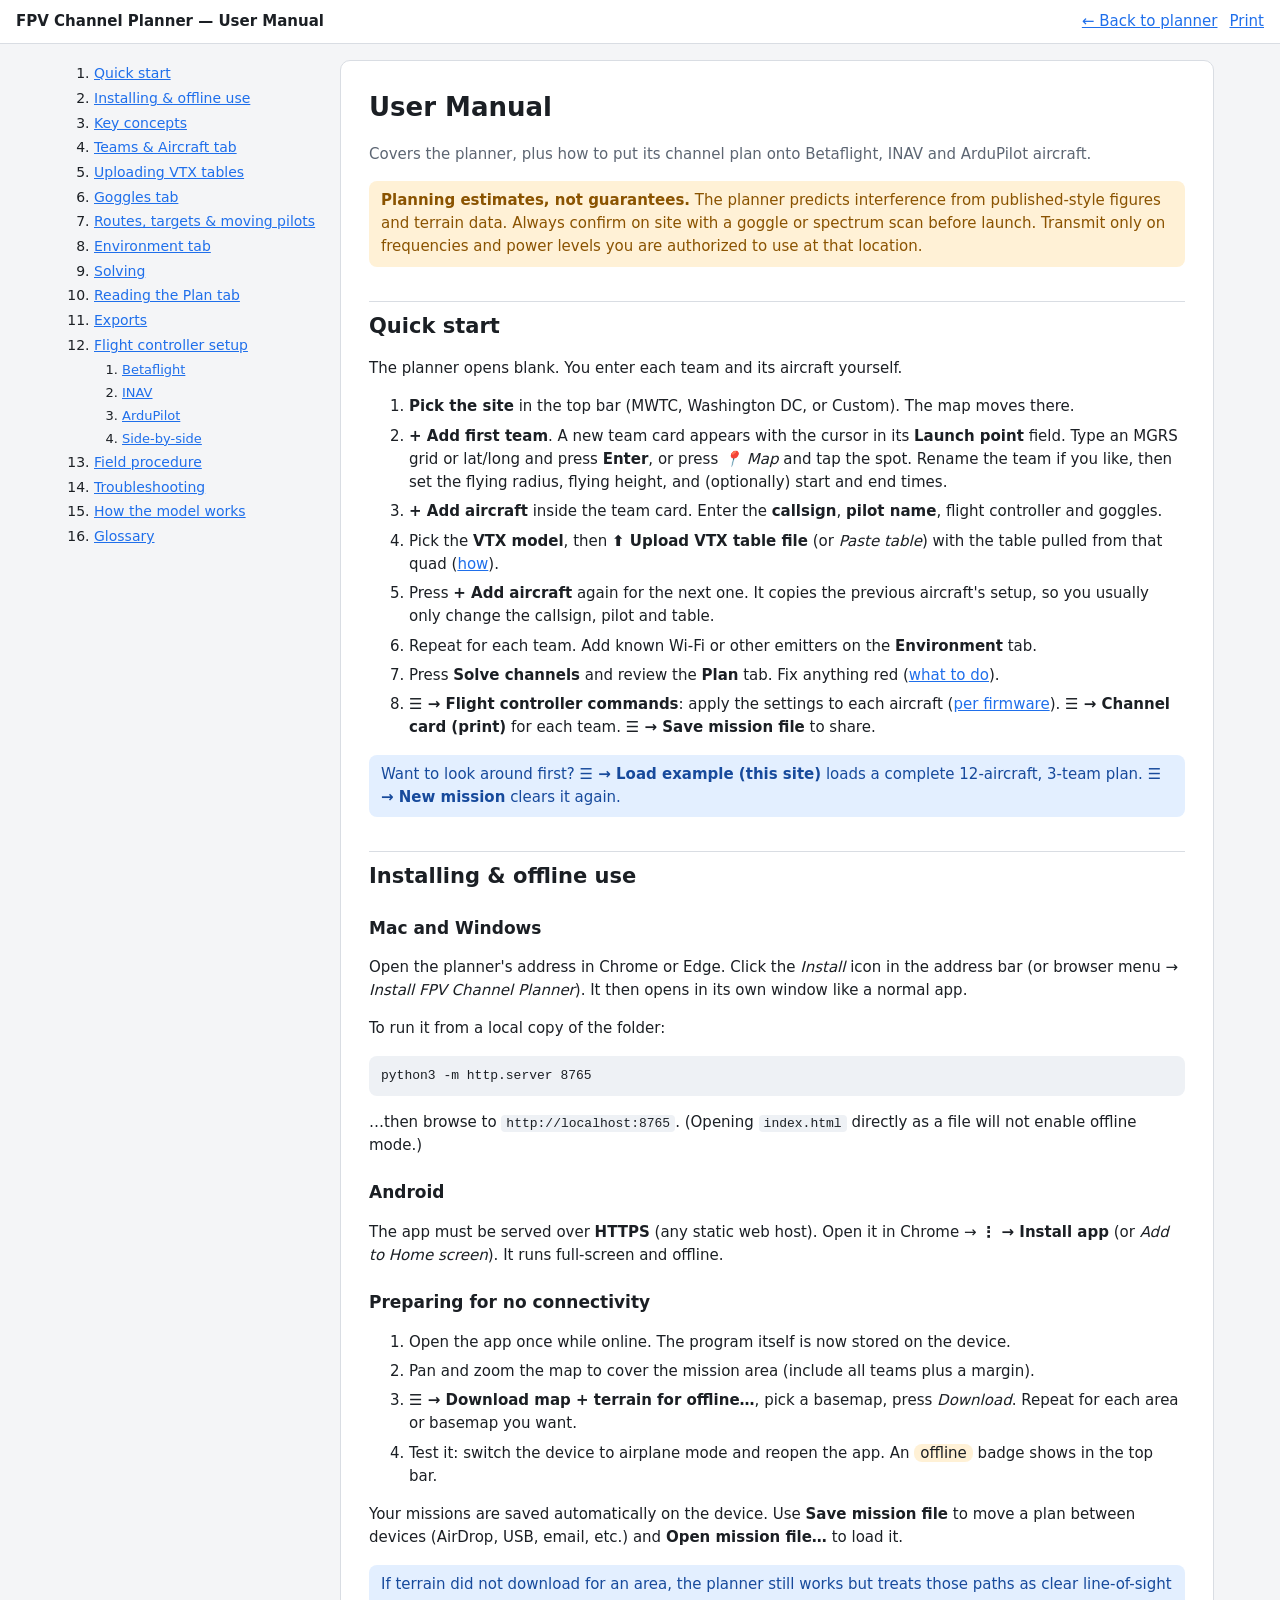
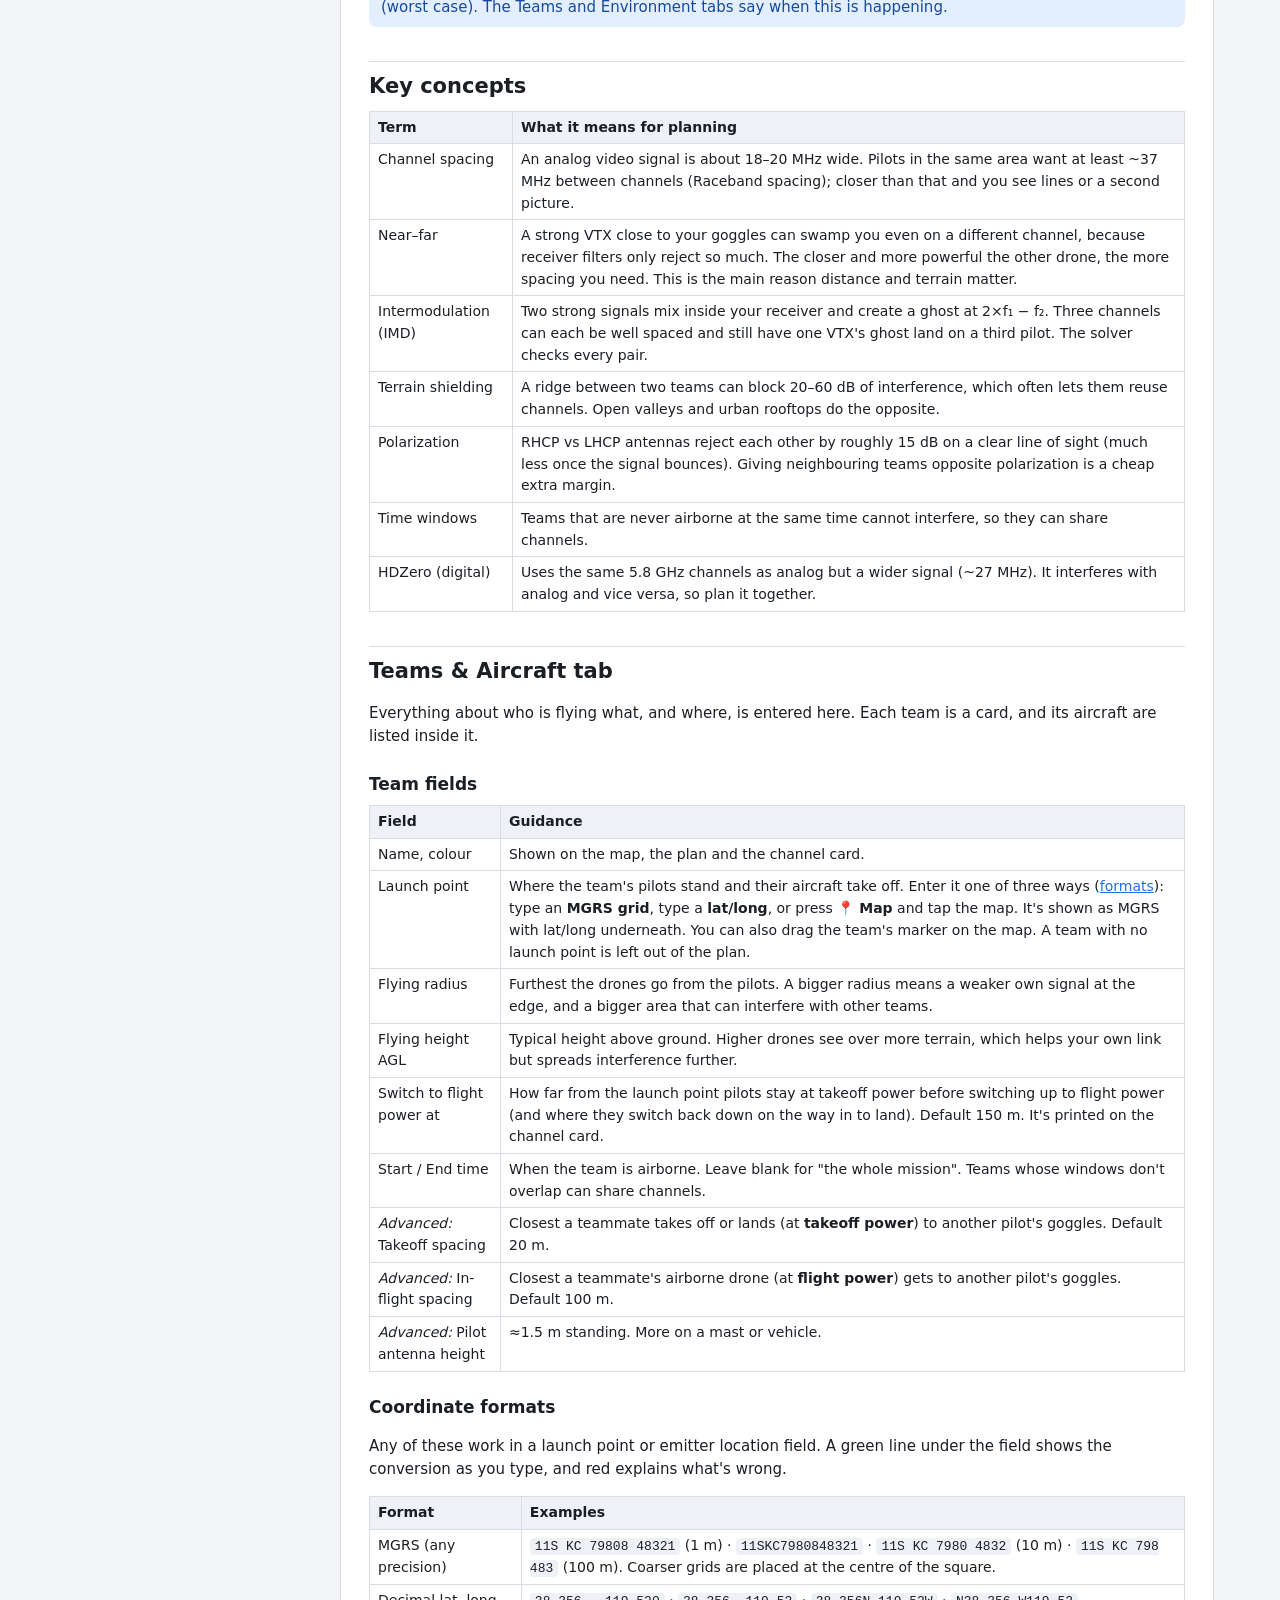
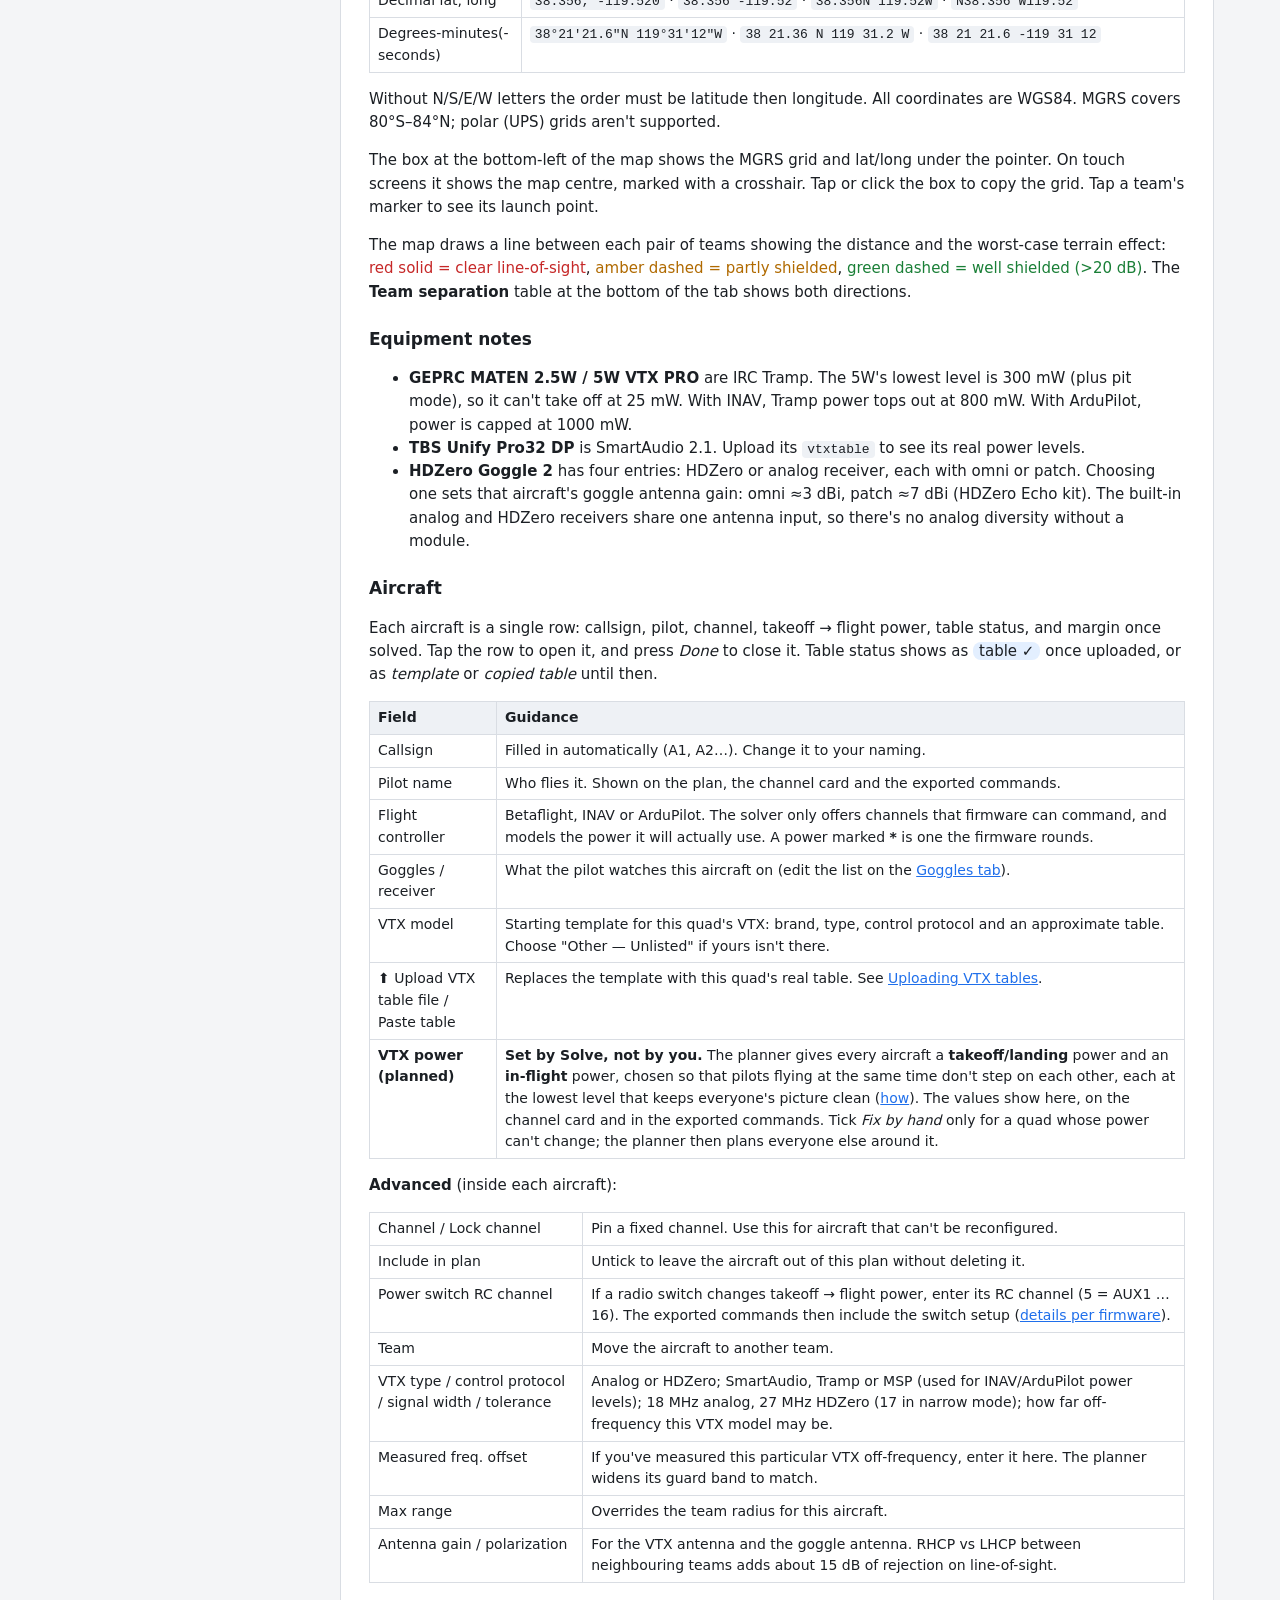
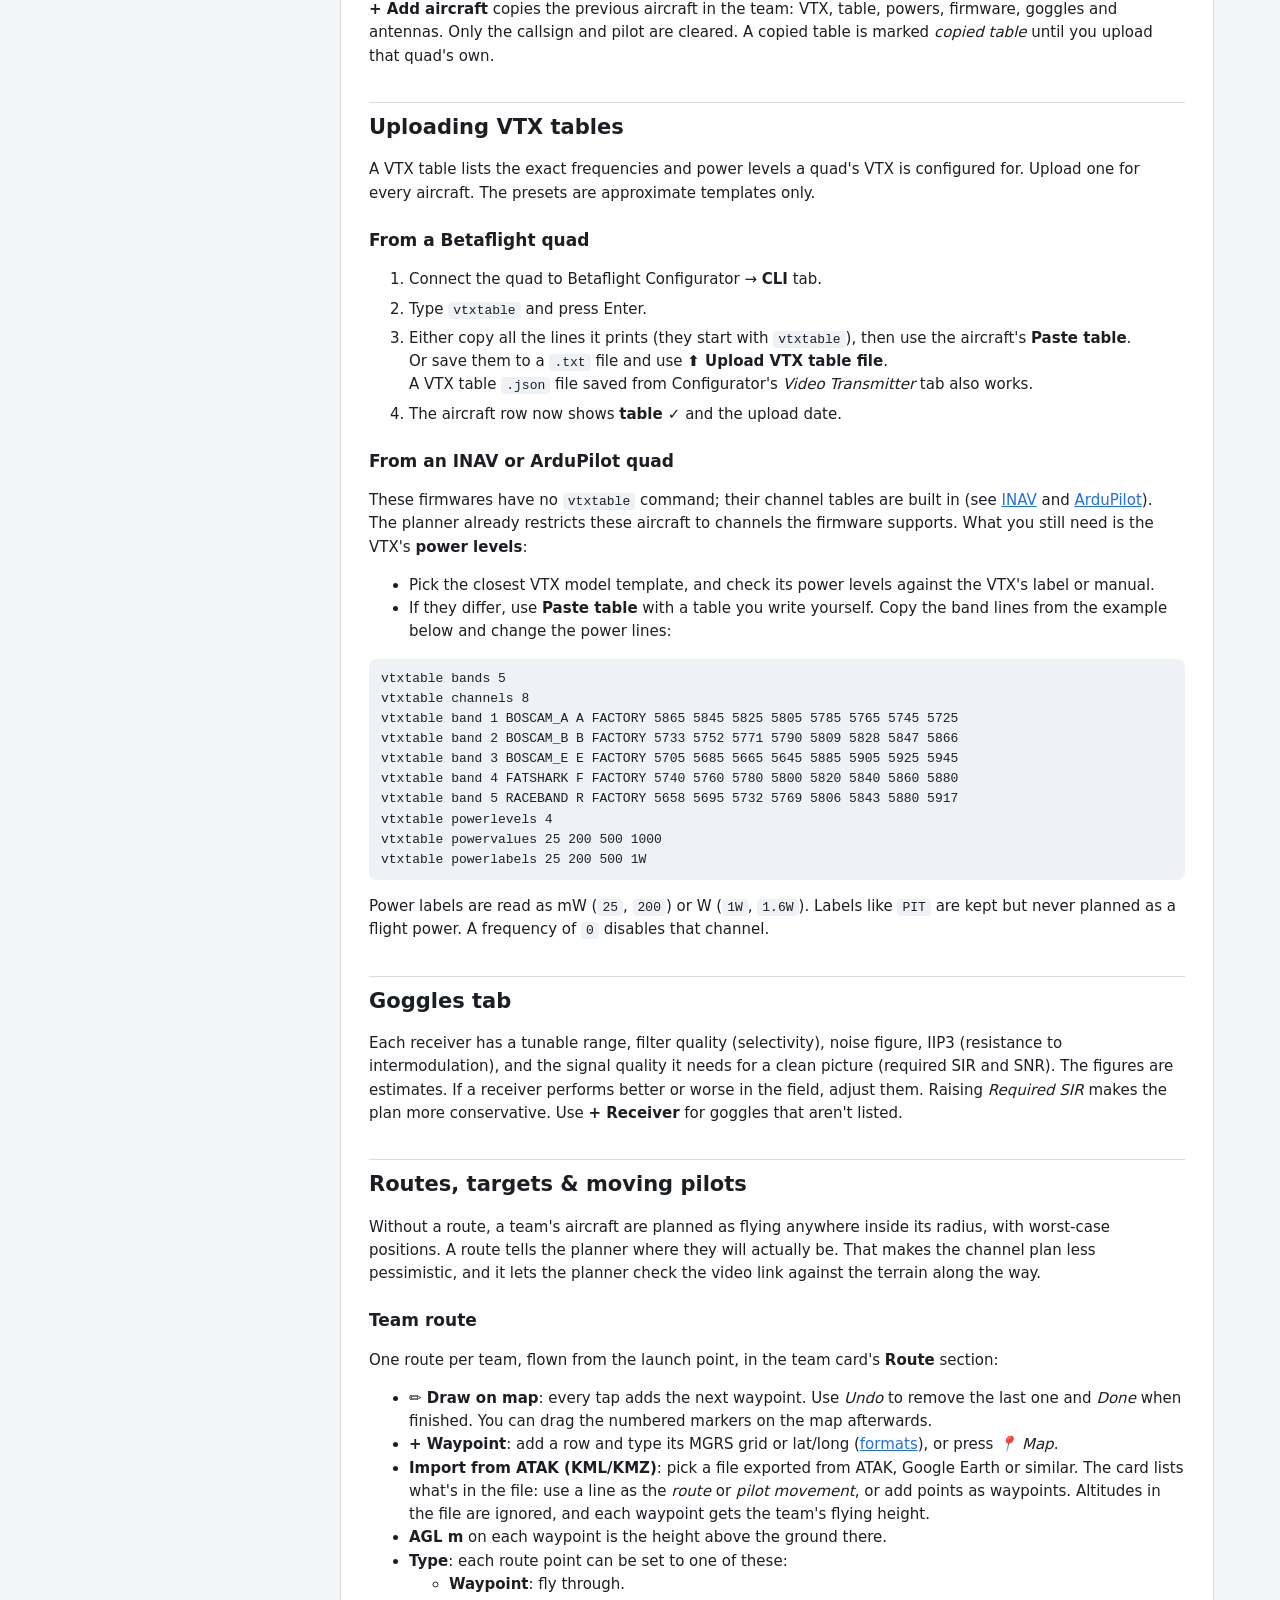
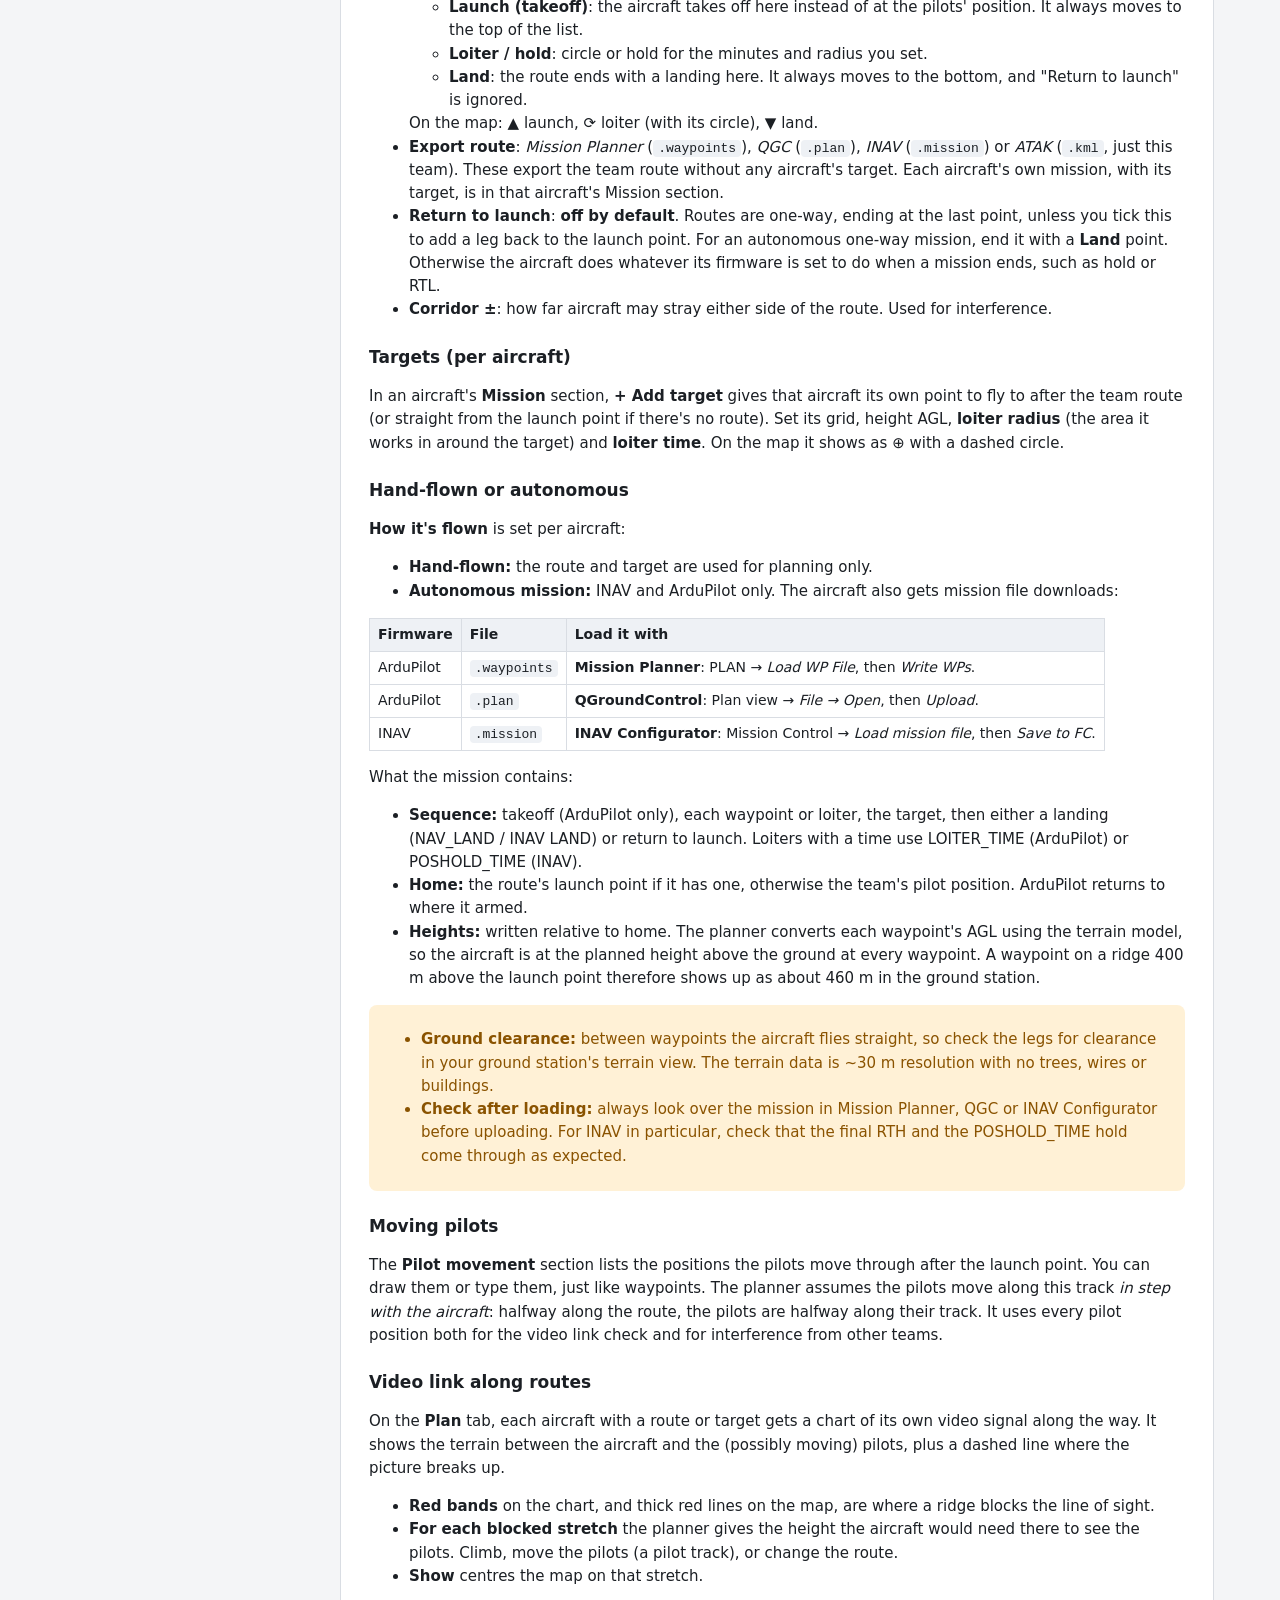
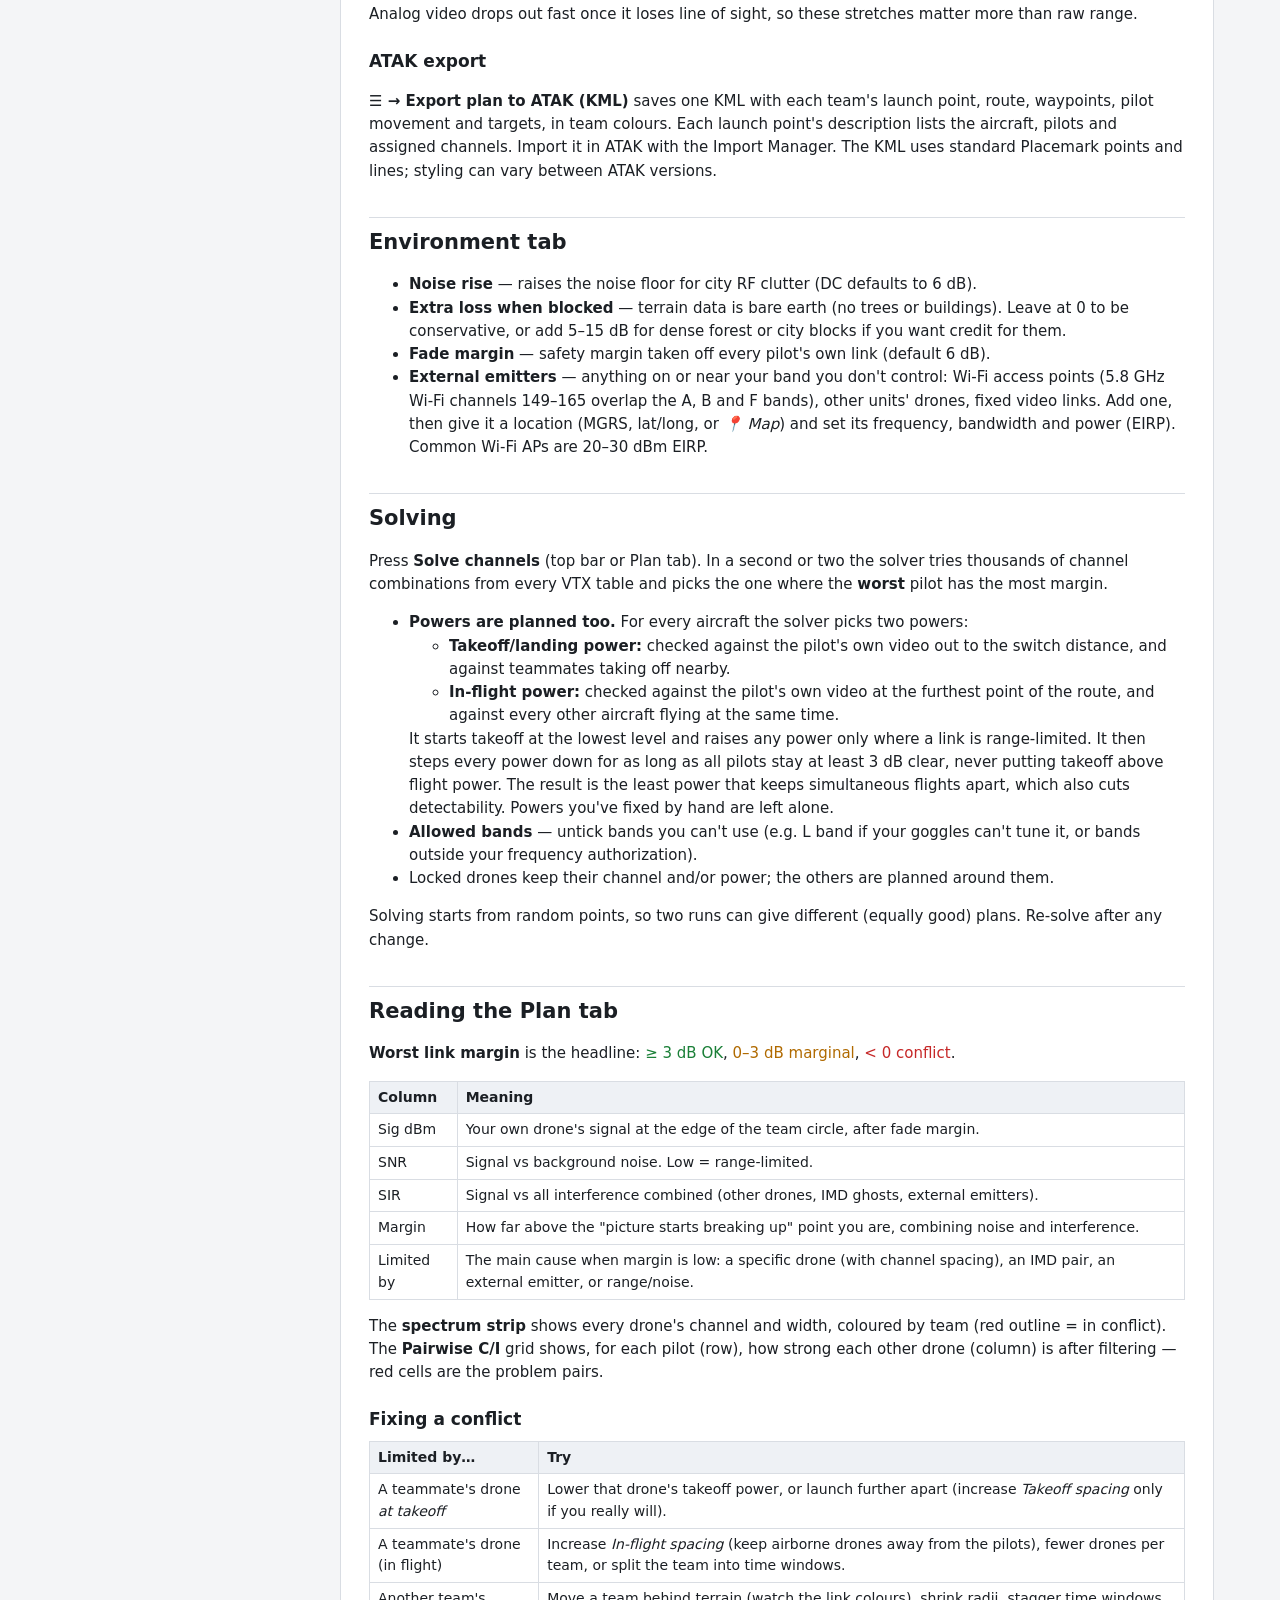
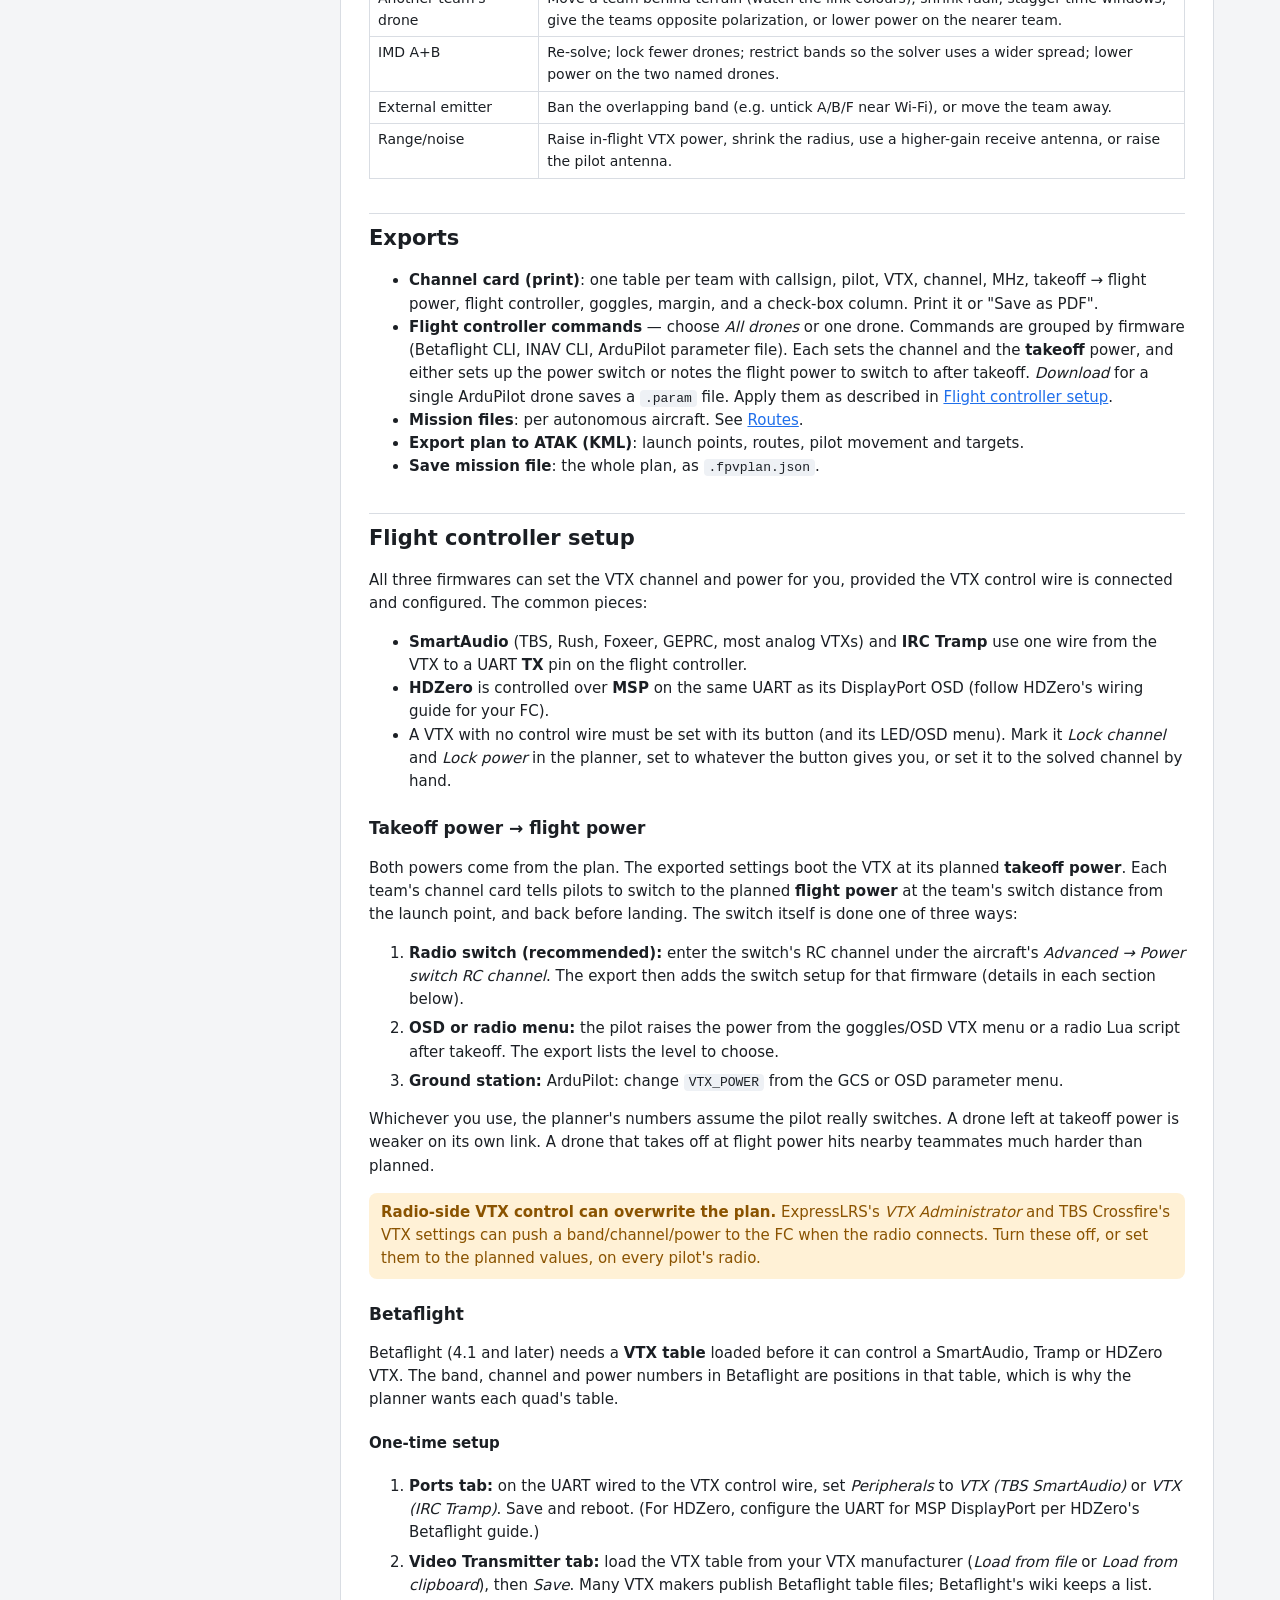
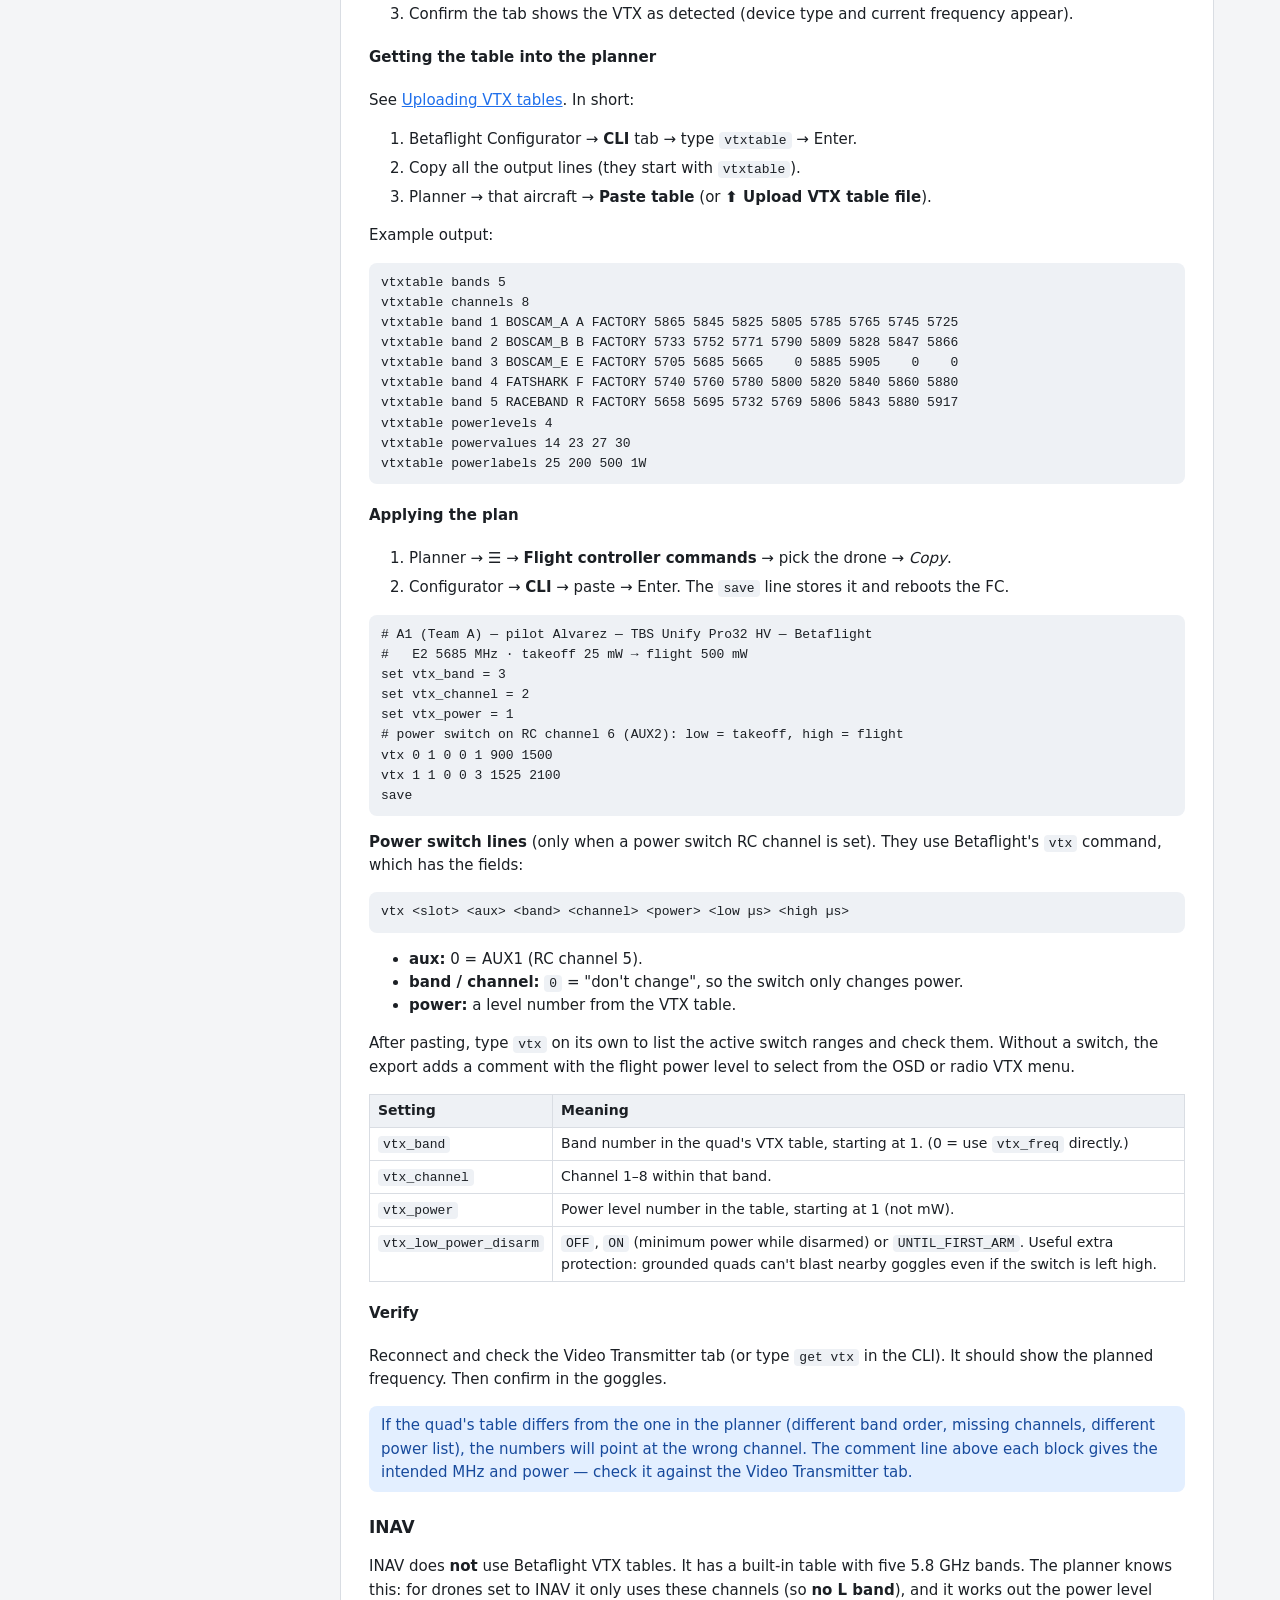
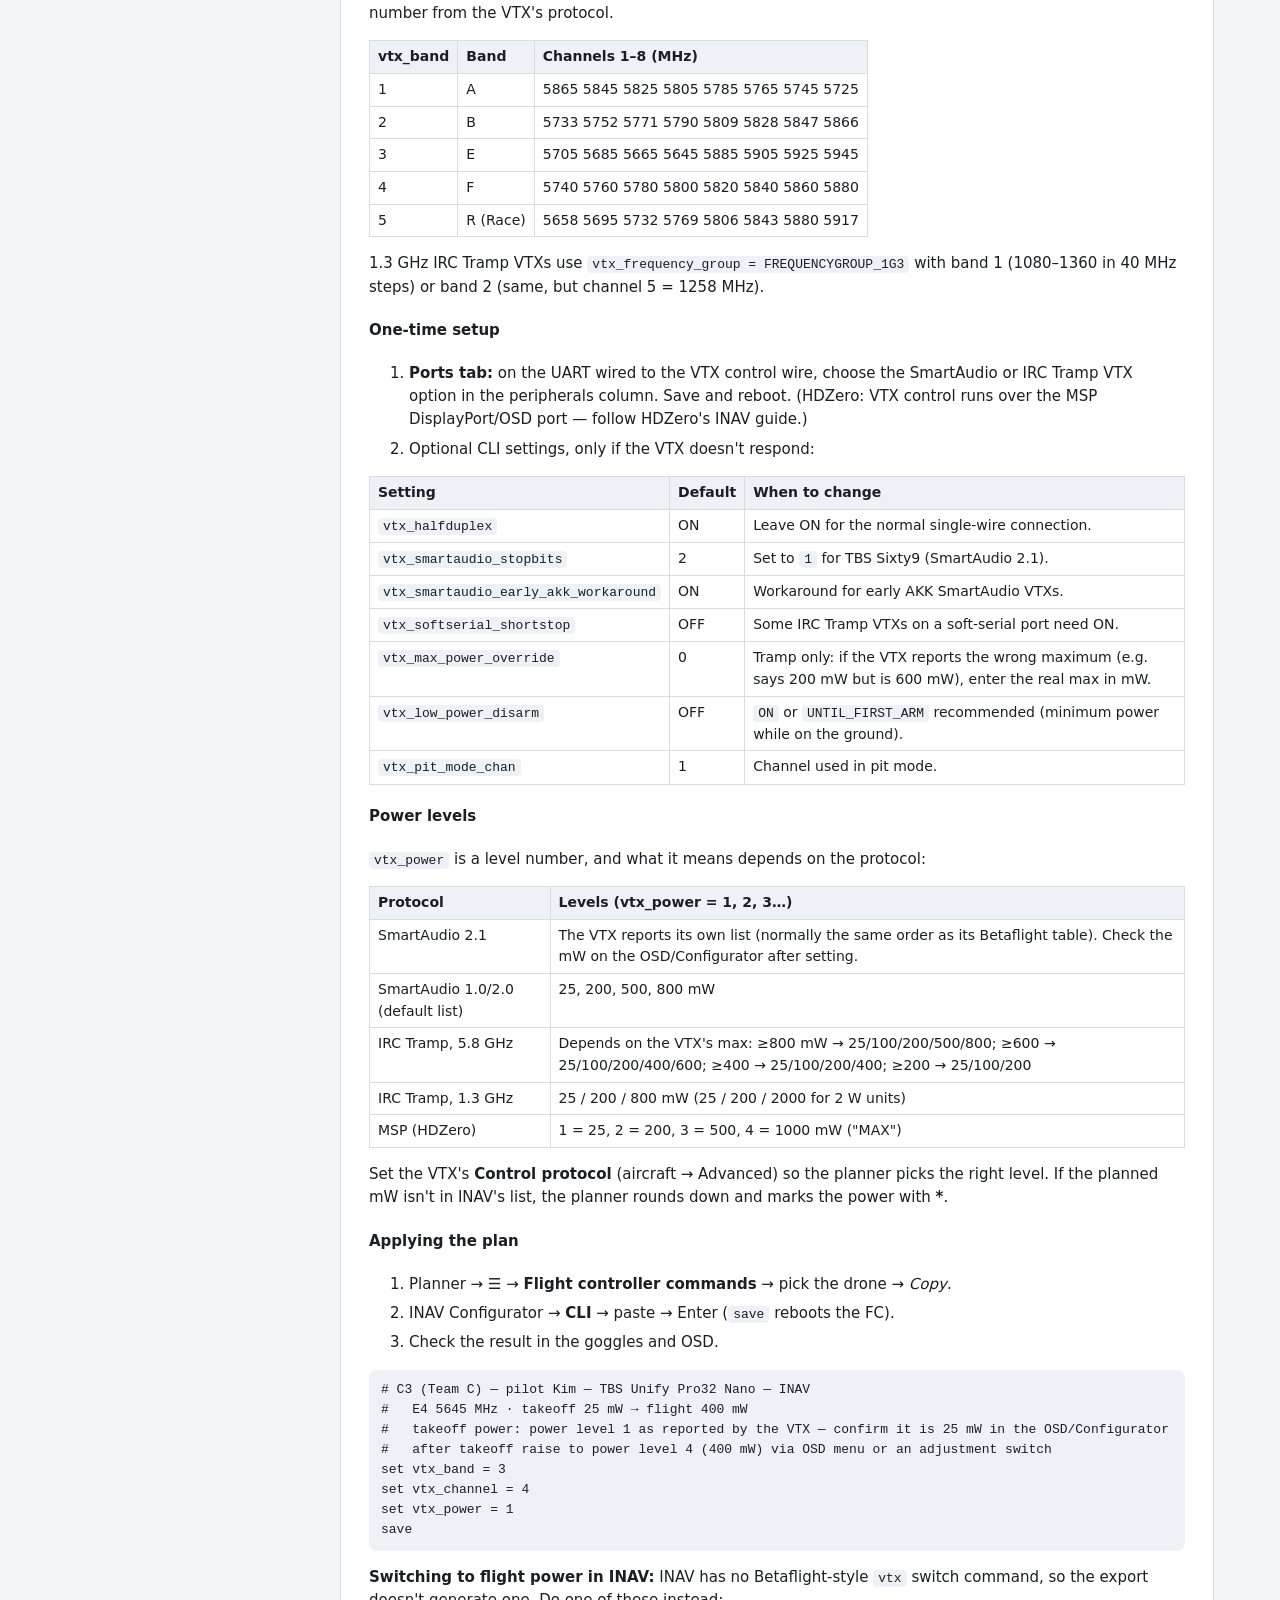
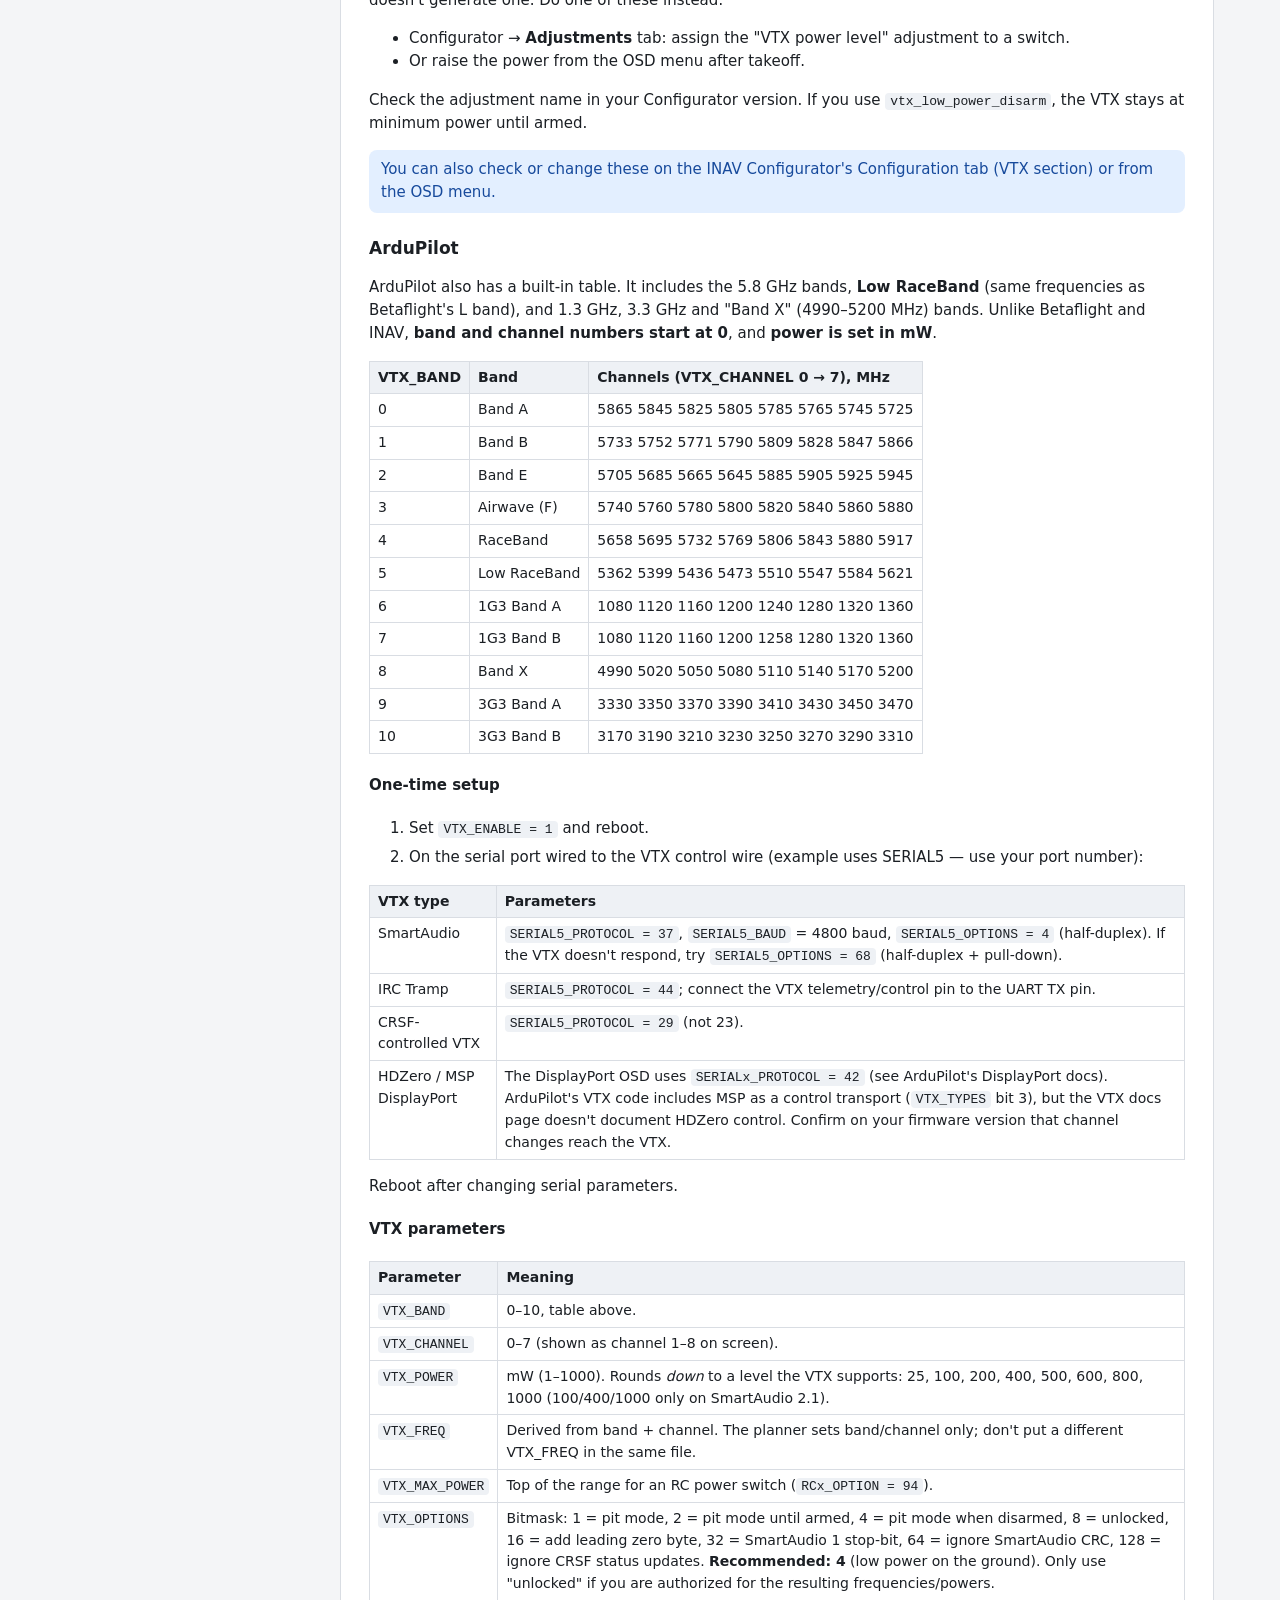
<file: manual.html>
<!doctype html>
<html lang="en">
<head>
  <meta charset="utf-8">
  <meta name="viewport" content="width=device-width, initial-scale=1, viewport-fit=cover">
  <title>FPV Planner Manual</title>
  <meta name="theme-color" content="#111418">
  <link rel="icon" href="icons/icon.svg" type="image/svg+xml">
  <link rel="stylesheet" href="css/manual.css">
</head>
<body>
<div class="top"><b>FPV Channel Planner — User Manual</b><a href="index.html">← Back to planner</a><a href="#" onclick="window.print();return false">Print</a></div>
<div class="wrap">
<nav class="toc" aria-label="Contents">
  <ol>
    <li><a href="#quickstart">Quick start</a></li>
    <li><a href="#install">Installing &amp; offline use</a></li>
    <li><a href="#concepts">Key concepts</a></li>
    <li><a href="#teams">Teams &amp; Aircraft tab</a></li>
    <li><a href="#pull-table">Uploading VTX tables</a></li>
    <li><a href="#goggles">Goggles tab</a></li>
    <li><a href="#routes">Routes, targets &amp; moving pilots</a></li>
    <li><a href="#environment">Environment tab</a></li>
    <li><a href="#solve">Solving</a></li>
    <li><a href="#reading">Reading the Plan tab</a></li>
    <li><a href="#export">Exports</a></li>
    <li><a href="#firmware">Flight controller setup</a>
      <ol>
        <li><a href="#betaflight">Betaflight</a></li>
        <li><a href="#inav">INAV</a></li>
        <li><a href="#ardupilot">ArduPilot</a></li>
        <li><a href="#fw-compare">Side-by-side</a></li>
      </ol>
    </li>
    <li><a href="#field">Field procedure</a></li>
    <li><a href="#trouble">Troubleshooting</a></li>
    <li><a href="#model">How the model works</a></li>
    <li><a href="#glossary">Glossary</a></li>
  </ol>
</nav>
<main>

<h1>User Manual</h1>
<p class="muted">Covers the planner, plus how to put its channel plan onto Betaflight, INAV and ArduPilot aircraft.</p>

<div class="warn"><b>Planning estimates, not guarantees.</b> The planner predicts interference from published-style figures and terrain data. Always confirm on site with a goggle or spectrum scan before launch. Transmit only on frequencies and power levels you are authorized to use at that location.</div>

<!-- ============================================================ -->
<h2 id="quickstart">Quick start</h2>
<p>The planner opens blank. You enter each team and its aircraft yourself.</p>
<ol class="steps">
  <li><b>Pick the site</b> in the top bar (MWTC, Washington DC, or Custom). The map moves there.</li>
  <li><b>+ Add first team</b>. A new team card appears with the cursor in its <b>Launch point</b> field. Type an MGRS grid or lat/long and press <b>Enter</b>, or press <i>📍 Map</i> and tap the spot. Rename the team if you like, then set the flying radius, flying height, and (optionally) start and end times.</li>
  <li><b>+ Add aircraft</b> inside the team card. Enter the <b>callsign</b>, <b>pilot name</b>, flight controller and goggles.</li>
  <li>Pick the <b>VTX model</b>, then <b>⬆ Upload VTX table file</b> (or <i>Paste table</i>) with the table pulled from that quad (<a href="#pull-table">how</a>).</li>
  <li>Press <b>+ Add aircraft</b> again for the next one. It copies the previous aircraft's setup, so you usually only change the callsign, pilot and table.</li>
  <li>Repeat for each team. Add known Wi-Fi or other emitters on the <b>Environment</b> tab.</li>
  <li>Press <b>Solve channels</b> and review the <b>Plan</b> tab. Fix anything red (<a href="#reading">what to do</a>).</li>
  <li><b>☰ → Flight controller commands</b>: apply the settings to each aircraft (<a href="#firmware">per firmware</a>). <b>☰ → Channel card (print)</b> for each team. <b>☰ → Save mission file</b> to share.</li>
</ol>
<div class="tip">Want to look around first? <b>☰ → Load example (this site)</b> loads a complete 12-aircraft, 3-team plan. <b>☰ → New mission</b> clears it again.</div>

<!-- ============================================================ -->
<h2 id="install">Installing &amp; offline use</h2>
<h3>Mac and Windows</h3>
<p>Open the planner's address in Chrome or Edge. Click the <i>Install</i> icon in the address bar (or browser menu → <i>Install FPV Channel Planner</i>). It then opens in its own window like a normal app.</p>
<p>To run it from a local copy of the folder:</p>
<pre><code>python3 -m http.server 8765</code></pre>
<p>…then browse to <code>http://localhost:8765</code>. (Opening <code>index.html</code> directly as a file will not enable offline mode.)</p>
<h3>Android</h3>
<p>The app must be served over <b>HTTPS</b> (any static web host). Open it in Chrome → <b>⋮ → Install app</b> (or <i>Add to Home screen</i>). It runs full-screen and offline.</p>
<h3>Preparing for no connectivity</h3>
<ol class="steps">
  <li>Open the app once while online. The program itself is now stored on the device.</li>
  <li>Pan and zoom the map to cover the mission area (include all teams plus a margin).</li>
  <li><b>☰ → Download map + terrain for offline…</b>, pick a basemap, press <i>Download</i>. Repeat for each area or basemap you want.</li>
  <li>Test it: switch the device to airplane mode and reopen the app. An <span style="background:var(--warn-bg);padding:0 6px;border-radius:8px">offline</span> badge shows in the top bar.</li>
</ol>
<p>Your missions are saved automatically on the device. Use <b>Save mission file</b> to move a plan between devices (AirDrop, USB, email, etc.) and <b>Open mission file…</b> to load it.</p>
<div class="tip">If terrain did not download for an area, the planner still works but treats those paths as clear line-of-sight (worst case). The Teams and Environment tabs say when this is happening.</div>

<!-- ============================================================ -->
<h2 id="concepts">Key concepts</h2>
<table>
  <tr><th>Term</th><th>What it means for planning</th></tr>
  <tr><td>Channel spacing</td><td>An analog video signal is about 18–20 MHz wide. Pilots in the same area want at least ~37 MHz between channels (Raceband spacing); closer than that and you see lines or a second picture.</td></tr>
  <tr><td>Near–far</td><td>A strong VTX close to your goggles can swamp you even on a different channel, because receiver filters only reject so much. The closer and more powerful the other drone, the more spacing you need. This is the main reason distance and terrain matter.</td></tr>
  <tr><td>Intermodulation (IMD)</td><td>Two strong signals mix inside your receiver and create a ghost at 2×f₁ − f₂. Three channels can each be well spaced and still have one VTX's ghost land on a third pilot. The solver checks every pair.</td></tr>
  <tr><td>Terrain shielding</td><td>A ridge between two teams can block 20–60 dB of interference, which often lets them reuse channels. Open valleys and urban rooftops do the opposite.</td></tr>
  <tr><td>Polarization</td><td>RHCP vs LHCP antennas reject each other by roughly 15 dB on a clear line of sight (much less once the signal bounces). Giving neighbouring teams opposite polarization is a cheap extra margin.</td></tr>
  <tr><td>Time windows</td><td>Teams that are never airborne at the same time cannot interfere, so they can share channels.</td></tr>
  <tr><td>HDZero (digital)</td><td>Uses the same 5.8 GHz channels as analog but a wider signal (~27 MHz). It interferes with analog and vice versa, so plan it together.</td></tr>
</table>

<!-- ============================================================ -->
<h2 id="teams">Teams &amp; Aircraft tab</h2>
<p>Everything about who is flying what, and where, is entered here. Each team is a card, and its aircraft are listed inside it.</p>
<h3>Team fields</h3>
<table>
  <tr><th>Field</th><th>Guidance</th></tr>
  <tr><td>Name, colour</td><td>Shown on the map, the plan and the channel card.</td></tr>
  <tr><td>Launch point</td><td>Where the team's pilots stand and their aircraft take off. Enter it one of three ways (<a href="#coords">formats</a>): type an <b>MGRS grid</b>, type a <b>lat/long</b>, or press <b>📍 Map</b> and tap the map. It's shown as MGRS with lat/long underneath. You can also drag the team's marker on the map. A team with no launch point is left out of the plan.</td></tr>
  <tr><td>Flying radius</td><td>Furthest the drones go from the pilots. A bigger radius means a weaker own signal at the edge, and a bigger area that can interfere with other teams.</td></tr>
  <tr><td>Flying height AGL</td><td>Typical height above ground. Higher drones see over more terrain, which helps your own link but spreads interference further.</td></tr>
  <tr><td>Switch to flight power at</td><td>How far from the launch point pilots stay at takeoff power before switching up to flight power (and where they switch back down on the way in to land). Default 150 m. It's printed on the channel card.</td></tr>
  <tr><td>Start / End time</td><td>When the team is airborne. Leave blank for "the whole mission". Teams whose windows don't overlap can share channels.</td></tr>
  <tr><td><i>Advanced:</i> Takeoff spacing</td><td>Closest a teammate takes off or lands (at <b>takeoff power</b>) to another pilot's goggles. Default 20 m.</td></tr>
  <tr><td><i>Advanced:</i> In-flight spacing</td><td>Closest a teammate's airborne drone (at <b>flight power</b>) gets to another pilot's goggles. Default 100 m.</td></tr>
  <tr><td><i>Advanced:</i> Pilot antenna height</td><td>≈1.5 m standing. More on a mast or vehicle.</td></tr>
</table>
<h3 id="coords">Coordinate formats</h3>
<p>Any of these work in a launch point or emitter location field. A green line under the field shows the conversion as you type, and red explains what's wrong.</p>
<table>
  <tr><th>Format</th><th>Examples</th></tr>
  <tr><td>MGRS (any precision)</td><td><code>11S KC 79808 48321</code> (1 m) · <code>11SKC7980848321</code> · <code>11S KC 7980 4832</code> (10 m) · <code>11S KC 798 483</code> (100 m). Coarser grids are placed at the centre of the square.</td></tr>
  <tr><td>Decimal lat, long</td><td><code>38.356, -119.520</code> · <code>38.356 -119.52</code> · <code>38.356N 119.52W</code> · <code>N38.356 W119.52</code></td></tr>
  <tr><td>Degrees-minutes(-seconds)</td><td><code>38°21'21.6"N 119°31'12"W</code> · <code>38 21.36 N 119 31.2 W</code> · <code>38 21 21.6 -119 31 12</code></td></tr>
</table>
<p>Without N/S/E/W letters the order must be latitude then longitude. All coordinates are WGS84. MGRS covers 80°S–84°N; polar (UPS) grids aren't supported.</p>
<p>The box at the bottom-left of the map shows the MGRS grid and lat/long under the pointer. On touch screens it shows the map centre, marked with a crosshair. Tap or click the box to copy the grid. Tap a team's marker to see its launch point.</p>

<p>The map draws a line between each pair of teams showing the distance and the worst-case terrain effect: <span style="color:#c62828">red solid = clear line-of-sight</span>, <span style="color:#b06a00">amber dashed = partly shielded</span>, <span style="color:#1a7f37">green dashed = well shielded (&gt;20 dB)</span>. The <b>Team separation</b> table at the bottom of the tab shows both directions.</p>

<h3>Equipment notes</h3>
<ul>
  <li><b>GEPRC MATEN 2.5W / 5W VTX PRO</b> are IRC Tramp. The 5W's lowest level is 300 mW (plus pit mode), so it can't take off at 25 mW. With INAV, Tramp power tops out at 800 mW. With ArduPilot, power is capped at 1000 mW.</li>
  <li><b>TBS Unify Pro32 DP</b> is SmartAudio 2.1. Upload its <code>vtxtable</code> to see its real power levels.</li>
  <li><b>HDZero Goggle 2</b> has four entries: HDZero or analog receiver, each with omni or patch. Choosing one sets that aircraft's goggle antenna gain: omni ≈3 dBi, patch ≈7 dBi (HDZero Echo kit). The built-in analog and HDZero receivers share one antenna input, so there's no analog diversity without a module.</li>
</ul>

<h3 id="aircraft">Aircraft</h3>
<p>Each aircraft is a single row: callsign, pilot, channel, takeoff → flight power, table status, and margin once solved. Tap the row to open it, and press <i>Done</i> to close it. Table status shows as <span style="background:var(--tip-bg);padding:0 6px;border-radius:8px">table ✓</span> once uploaded, or as <i>template</i> or <i>copied table</i> until then.</p>
<table>
  <tr><th>Field</th><th>Guidance</th></tr>
  <tr><td>Callsign</td><td>Filled in automatically (A1, A2…). Change it to your naming.</td></tr>
  <tr><td>Pilot name</td><td>Who flies it. Shown on the plan, the channel card and the exported commands.</td></tr>
  <tr><td>Flight controller</td><td>Betaflight, INAV or ArduPilot. The solver only offers channels that firmware can command, and models the power it will actually use. A power marked <b>*</b> is one the firmware rounds.</td></tr>
  <tr><td>Goggles / receiver</td><td>What the pilot watches this aircraft on (edit the list on the <a href="#goggles">Goggles tab</a>).</td></tr>
  <tr><td>VTX model</td><td>Starting template for this quad's VTX: brand, type, control protocol and an approximate table. Choose "Other — Unlisted" if yours isn't there.</td></tr>
  <tr><td>⬆ Upload VTX table file / Paste table</td><td>Replaces the template with this quad's real table. See <a href="#pull-table">Uploading VTX tables</a>.</td></tr>
  <tr><td><b>VTX power (planned)</b></td><td><b>Set by Solve, not by you.</b> The planner gives every aircraft a <b>takeoff/landing</b> power and an <b>in-flight</b> power, chosen so that pilots flying at the same time don't step on each other, each at the lowest level that keeps everyone's picture clean (<a href="#solve">how</a>). The values show here, on the channel card and in the exported commands. Tick <i>Fix by hand</i> only for a quad whose power can't change; the planner then plans everyone else around it.</td></tr>
</table>
<p><b>Advanced</b> (inside each aircraft):</p>
<table>
  <tr><td>Channel / Lock channel</td><td>Pin a fixed channel. Use this for aircraft that can't be reconfigured.</td></tr>
  <tr><td>Include in plan</td><td>Untick to leave the aircraft out of this plan without deleting it.</td></tr>
  <tr><td>Power switch RC channel</td><td>If a radio switch changes takeoff → flight power, enter its RC channel (5 = AUX1 … 16). The exported commands then include the switch setup (<a href="#power-switch">details per firmware</a>).</td></tr>
  <tr><td>Team</td><td>Move the aircraft to another team.</td></tr>
  <tr><td>VTX type / control protocol / signal width / tolerance</td><td>Analog or HDZero; SmartAudio, Tramp or MSP (used for INAV/ArduPilot power levels); 18 MHz analog, 27 MHz HDZero (17 in narrow mode); how far off-frequency this VTX model may be.</td></tr>
  <tr><td>Measured freq. offset</td><td>If you've measured this particular VTX off-frequency, enter it here. The planner widens its guard band to match.</td></tr>
  <tr><td>Max range</td><td>Overrides the team radius for this aircraft.</td></tr>
  <tr><td>Antenna gain / polarization</td><td>For the VTX antenna and the goggle antenna. RHCP vs LHCP between neighbouring teams adds about 15 dB of rejection on line-of-sight.</td></tr>
</table>
<p><b>+ Add aircraft</b> copies the previous aircraft in the team: VTX, table, powers, firmware, goggles and antennas. Only the callsign and pilot are cleared. A copied table is marked <i>copied table</i> until you upload that quad's own.</p>

<!-- ============================================================ -->
<h2 id="pull-table">Uploading VTX tables</h2>
<p>A VTX table lists the exact frequencies and power levels a quad's VTX is configured for. Upload one for every aircraft. The presets are approximate templates only.</p>
<h3>From a Betaflight quad</h3>
<ol class="steps">
  <li>Connect the quad to Betaflight Configurator → <b>CLI</b> tab.</li>
  <li>Type <code>vtxtable</code> and press Enter.</li>
  <li>Either copy all the lines it prints (they start with <code>vtxtable</code>), then use the aircraft's <b>Paste table</b>.
    <br>Or save them to a <code>.txt</code> file and use <b>⬆ Upload VTX table file</b>.
    <br>A VTX table <code>.json</code> file saved from Configurator's <i>Video Transmitter</i> tab also works.</li>
  <li>The aircraft row now shows <b>table ✓</b> and the upload date.</li>
</ol>
<h3>From an INAV or ArduPilot quad</h3>
<p>These firmwares have no <code>vtxtable</code> command; their channel tables are built in (see <a href="#inav">INAV</a> and <a href="#ardupilot">ArduPilot</a>). The planner already restricts these aircraft to channels the firmware supports. What you still need is the VTX's <b>power levels</b>:</p>
<ul>
  <li>Pick the closest VTX model template, and check its power levels against the VTX's label or manual.</li>
  <li>If they differ, use <b>Paste table</b> with a table you write yourself. Copy the band lines from the example below and change the power lines:</li>
</ul>
<pre><code>vtxtable bands 5
vtxtable channels 8
vtxtable band 1 BOSCAM_A A FACTORY 5865 5845 5825 5805 5785 5765 5745 5725
vtxtable band 2 BOSCAM_B B FACTORY 5733 5752 5771 5790 5809 5828 5847 5866
vtxtable band 3 BOSCAM_E E FACTORY 5705 5685 5665 5645 5885 5905 5925 5945
vtxtable band 4 FATSHARK F FACTORY 5740 5760 5780 5800 5820 5840 5860 5880
vtxtable band 5 RACEBAND R FACTORY 5658 5695 5732 5769 5806 5843 5880 5917
vtxtable powerlevels 4
vtxtable powervalues 25 200 500 1000
vtxtable powerlabels 25 200 500 1W</code></pre>
<p>Power labels are read as mW (<code>25</code>, <code>200</code>) or W (<code>1W</code>, <code>1.6W</code>). Labels like <code>PIT</code> are kept but never planned as a flight power. A frequency of <code>0</code> disables that channel.</p>

<!-- ============================================================ -->
<h2 id="goggles">Goggles tab</h2>
<p>Each receiver has a tunable range, filter quality (selectivity), noise figure, IIP3 (resistance to intermodulation), and the signal quality it needs for a clean picture (required SIR and SNR). The figures are estimates. If a receiver performs better or worse in the field, adjust them. Raising <i>Required SIR</i> makes the plan more conservative. Use <b>+ Receiver</b> for goggles that aren't listed.</p>

<!-- ============================================================ -->
<h2 id="routes">Routes, targets &amp; moving pilots</h2>
<p>Without a route, a team's aircraft are planned as flying anywhere inside its radius, with worst-case positions. A route tells the planner where they will actually be. That makes the channel plan less pessimistic, and it lets the planner check the video link against the terrain along the way.</p>

<h3>Team route</h3>
<p>One route per team, flown from the launch point, in the team card's <b>Route</b> section:</p>
<ul>
  <li><b>✏️ Draw on map</b>: every tap adds the next waypoint. Use <i>Undo</i> to remove the last one and <i>Done</i> when finished. You can drag the numbered markers on the map afterwards.</li>
  <li><b>+ Waypoint</b>: add a row and type its MGRS grid or lat/long (<a href="#coords">formats</a>), or press <i>📍 Map</i>.</li>
  <li><b>Import from ATAK (KML/KMZ)</b>: pick a file exported from ATAK, Google Earth or similar. The card lists what's in the file: use a line as the <i>route</i> or <i>pilot movement</i>, or add points as waypoints. Altitudes in the file are ignored, and each waypoint gets the team's flying height.</li>
  <li><b>AGL m</b> on each waypoint is the height above the ground there.</li>
  <li><b>Type</b>: each route point can be set to one of these:
    <ul>
      <li><b>Waypoint</b>: fly through.</li>
      <li><b>Launch (takeoff)</b>: the aircraft takes off here instead of at the pilots' position. It always moves to the top of the list.</li>
      <li><b>Loiter / hold</b>: circle or hold for the minutes and radius you set.</li>
      <li><b>Land</b>: the route ends with a landing here. It always moves to the bottom, and "Return to launch" is ignored.</li>
    </ul>
    On the map: ▲ launch, ⟳ loiter (with its circle), ▼ land.</li>
  <li><b>Export route</b>: <i>Mission Planner</i> (<code>.waypoints</code>), <i>QGC</i> (<code>.plan</code>), <i>INAV</i> (<code>.mission</code>) or <i>ATAK</i> (<code>.kml</code>, just this team). These export the team route without any aircraft's target. Each aircraft's own mission, with its target, is in that aircraft's Mission section.</li>
  <li><b>Return to launch</b>: <b>off by default</b>. Routes are one-way, ending at the last point, unless you tick this to add a leg back to the launch point. For an autonomous one-way mission, end it with a <b>Land</b> point. Otherwise the aircraft does whatever its firmware is set to do when a mission ends, such as hold or RTL.</li>
  <li><b>Corridor ±</b>: how far aircraft may stray either side of the route. Used for interference.</li>
</ul>

<h3>Targets (per aircraft)</h3>
<p>In an aircraft's <b>Mission</b> section, <b>+ Add target</b> gives that aircraft its own point to fly to after the team route (or straight from the launch point if there's no route). Set its grid, height AGL, <b>loiter radius</b> (the area it works in around the target) and <b>loiter time</b>. On the map it shows as ⊕ with a dashed circle.</p>

<h3>Hand-flown or autonomous</h3>
<p><b>How it's flown</b> is set per aircraft:</p>
<ul>
  <li><b>Hand-flown:</b> the route and target are used for planning only.</li>
  <li><b>Autonomous mission:</b> INAV and ArduPilot only. The aircraft also gets mission file downloads:</li>
</ul>
<table>
  <tr><th>Firmware</th><th>File</th><th>Load it with</th></tr>
  <tr><td>ArduPilot</td><td><code>.waypoints</code></td><td><b>Mission Planner</b>: PLAN → <i>Load WP File</i>, then <i>Write WPs</i>.</td></tr>
  <tr><td>ArduPilot</td><td><code>.plan</code></td><td><b>QGroundControl</b>: Plan view → <i>File → Open</i>, then <i>Upload</i>.</td></tr>
  <tr><td>INAV</td><td><code>.mission</code></td><td><b>INAV Configurator</b>: Mission Control → <i>Load mission file</i>, then <i>Save to FC</i>.</td></tr>
</table>
<p>What the mission contains:</p>
<ul>
  <li><b>Sequence:</b> takeoff (ArduPilot only), each waypoint or loiter, the target, then either a landing (NAV_LAND / INAV LAND) or return to launch. Loiters with a time use LOITER_TIME (ArduPilot) or POSHOLD_TIME (INAV).</li>
  <li><b>Home:</b> the route's launch point if it has one, otherwise the team's pilot position. ArduPilot returns to where it armed.</li>
  <li><b>Heights:</b> written relative to home. The planner converts each waypoint's AGL using the terrain model, so the aircraft is at the planned height above the ground at every waypoint. A waypoint on a ridge 400 m above the launch point therefore shows up as about 460 m in the ground station.</li>
</ul>
<div class="warn">
  <ul>
    <li><b>Ground clearance:</b> between waypoints the aircraft flies straight, so check the legs for clearance in your ground station's terrain view. The terrain data is ~30 m resolution with no trees, wires or buildings.</li>
    <li><b>Check after loading:</b> always look over the mission in Mission Planner, QGC or INAV Configurator before uploading. For INAV in particular, check that the final RTH and the POSHOLD_TIME hold come through as expected.</li>
  </ul>
</div>

<h3>Moving pilots</h3>
<p>The <b>Pilot movement</b> section lists the positions the pilots move through after the launch point. You can draw them or type them, just like waypoints. The planner assumes the pilots move along this track <i>in step with the aircraft</i>: halfway along the route, the pilots are halfway along their track. It uses every pilot position both for the video link check and for interference from other teams.</p>

<h3>Video link along routes</h3>
<p>On the <b>Plan</b> tab, each aircraft with a route or target gets a chart of its own video signal along the way. It shows the terrain between the aircraft and the (possibly moving) pilots, plus a dashed line where the picture breaks up.</p>
<ul>
  <li><b>Red bands</b> on the chart, and thick red lines on the map, are where a ridge blocks the line of sight.</li>
  <li><b>For each blocked stretch</b> the planner gives the height the aircraft would need there to see the pilots. Climb, move the pilots (a pilot track), or change the route.</li>
  <li><b>Show</b> centres the map on that stretch.</li>
</ul>
<p>Analog video drops out fast once it loses line of sight, so these stretches matter more than raw range.</p>

<h3>ATAK export</h3>
<p><b>☰ → Export plan to ATAK (KML)</b> saves one KML with each team's launch point, route, waypoints, pilot movement and targets, in team colours. Each launch point's description lists the aircraft, pilots and assigned channels. Import it in ATAK with the Import Manager. The KML uses standard Placemark points and lines; styling can vary between ATAK versions.</p>

<!-- ============================================================ -->
<h2 id="environment">Environment tab</h2>
<ul>
  <li><b>Noise rise</b> — raises the noise floor for city RF clutter (DC defaults to 6 dB).</li>
  <li><b>Extra loss when blocked</b> — terrain data is bare earth (no trees or buildings). Leave at 0 to be conservative, or add 5–15 dB for dense forest or city blocks if you want credit for them.</li>
  <li><b>Fade margin</b> — safety margin taken off every pilot's own link (default 6 dB).</li>
  <li><b>External emitters</b> — anything on or near your band you don't control: Wi-Fi access points (5.8 GHz Wi-Fi channels 149–165 overlap the A, B and F bands), other units' drones, fixed video links. Add one, then give it a location (MGRS, lat/long, or <i>📍 Map</i>) and set its frequency, bandwidth and power (EIRP). Common Wi-Fi APs are 20–30 dBm EIRP.</li>
</ul>

<!-- ============================================================ -->
<h2 id="solve">Solving</h2>
<p>Press <b>Solve channels</b> (top bar or Plan tab). In a second or two the solver tries thousands of channel combinations from every VTX table and picks the one where the <b>worst</b> pilot has the most margin.</p>
<ul>
  <li><b>Powers are planned too.</b> For every aircraft the solver picks two powers:
    <ul>
      <li><b>Takeoff/landing power:</b> checked against the pilot's own video out to the switch distance, and against teammates taking off nearby.</li>
      <li><b>In-flight power:</b> checked against the pilot's own video at the furthest point of the route, and against every other aircraft flying at the same time.</li>
    </ul>
    It starts takeoff at the lowest level and raises any power only where a link is range-limited. It then steps every power down for as long as all pilots stay at least 3 dB clear, never putting takeoff above flight power. The result is the least power that keeps simultaneous flights apart, which also cuts detectability. Powers you've fixed by hand are left alone.</li>
  <li><b>Allowed bands</b> — untick bands you can't use (e.g. L band if your goggles can't tune it, or bands outside your frequency authorization).</li>
  <li>Locked drones keep their channel and/or power; the others are planned around them.</li>
</ul>
<p>Solving starts from random points, so two runs can give different (equally good) plans. Re-solve after any change.</p>

<!-- ============================================================ -->
<h2 id="reading">Reading the Plan tab</h2>
<p><b>Worst link margin</b> is the headline: <span style="color:#1a7f37">≥ 3 dB OK</span>, <span style="color:#b06a00">0–3 dB marginal</span>, <span style="color:#c62828">&lt; 0 conflict</span>.</p>
<table>
  <tr><th>Column</th><th>Meaning</th></tr>
  <tr><td>Sig dBm</td><td>Your own drone's signal at the edge of the team circle, after fade margin.</td></tr>
  <tr><td>SNR</td><td>Signal vs background noise. Low = range-limited.</td></tr>
  <tr><td>SIR</td><td>Signal vs all interference combined (other drones, IMD ghosts, external emitters).</td></tr>
  <tr><td>Margin</td><td>How far above the "picture starts breaking up" point you are, combining noise and interference.</td></tr>
  <tr><td>Limited by</td><td>The main cause when margin is low: a specific drone (with channel spacing), an IMD pair, an external emitter, or range/noise.</td></tr>
</table>
<p>The <b>spectrum strip</b> shows every drone's channel and width, coloured by team (red outline = in conflict). The <b>Pairwise C/I</b> grid shows, for each pilot (row), how strong each other drone (column) is after filtering — red cells are the problem pairs.</p>
<h3>Fixing a conflict</h3>
<table>
  <tr><th>Limited by…</th><th>Try</th></tr>
  <tr><td>A teammate's drone <i>at takeoff</i></td><td>Lower that drone's takeoff power, or launch further apart (increase <i>Takeoff spacing</i> only if you really will).</td></tr>
  <tr><td>A teammate's drone (in flight)</td><td>Increase <i>In-flight spacing</i> (keep airborne drones away from the pilots), fewer drones per team, or split the team into time windows.</td></tr>
  <tr><td>Another team's drone</td><td>Move a team behind terrain (watch the link colours), shrink radii, stagger time windows, give the teams opposite polarization, or lower power on the nearer team.</td></tr>
  <tr><td>IMD A+B</td><td>Re-solve; lock fewer drones; restrict bands so the solver uses a wider spread; lower power on the two named drones.</td></tr>
  <tr><td>External emitter</td><td>Ban the overlapping band (e.g. untick A/B/F near Wi-Fi), or move the team away.</td></tr>
  <tr><td>Range/noise</td><td>Raise in-flight VTX power, shrink the radius, use a higher-gain receive antenna, or raise the pilot antenna.</td></tr>
</table>

<!-- ============================================================ -->
<h2 id="export">Exports</h2>
<ul>
  <li><b>Channel card (print)</b>: one table per team with callsign, pilot, VTX, channel, MHz, takeoff → flight power, flight controller, goggles, margin, and a check-box column. Print it or "Save as PDF".</li>
  <li><b>Flight controller commands</b> — choose <i>All drones</i> or one drone. Commands are grouped by firmware (Betaflight CLI, INAV CLI, ArduPilot parameter file). Each sets the channel and the <b>takeoff</b> power, and either sets up the power switch or notes the flight power to switch to after takeoff. <i>Download</i> for a single ArduPilot drone saves a <code>.param</code> file. Apply them as described in <a href="#firmware">Flight controller setup</a>.</li>
  <li><b>Mission files</b>: per autonomous aircraft. See <a href="#routes">Routes</a>.</li>
  <li><b>Export plan to ATAK (KML)</b>: launch points, routes, pilot movement and targets.</li>
  <li><b>Save mission file</b>: the whole plan, as <code>.fpvplan.json</code>.</li>
</ul>

<!-- ============================================================ -->
<h2 id="firmware">Flight controller setup</h2>
<p>All three firmwares can set the VTX channel and power for you, provided the VTX control wire is connected and configured. The common pieces:</p>
<ul>
  <li><b>SmartAudio</b> (TBS, Rush, Foxeer, GEPRC, most analog VTXs) and <b>IRC Tramp</b> use one wire from the VTX to a UART <b>TX</b> pin on the flight controller.</li>
  <li><b>HDZero</b> is controlled over <b>MSP</b> on the same UART as its DisplayPort OSD (follow HDZero's wiring guide for your FC).</li>
  <li>A VTX with no control wire must be set with its button (and its LED/OSD menu). Mark it <i>Lock channel</i> and <i>Lock power</i> in the planner, set to whatever the button gives you, or set it to the solved channel by hand.</li>
</ul>
<h3 id="power-switch">Takeoff power → flight power</h3>
<p>Both powers come from the plan. The exported settings boot the VTX at its planned <b>takeoff power</b>. Each team's channel card tells pilots to switch to the planned <b>flight power</b> at the team's switch distance from the launch point, and back before landing. The switch itself is done one of three ways:</p>
<ol class="steps">
  <li><b>Radio switch (recommended):</b> enter the switch's RC channel under the aircraft's <i>Advanced → Power switch RC channel</i>. The export then adds the switch setup for that firmware (details in each section below).</li>
  <li><b>OSD or radio menu:</b> the pilot raises the power from the goggles/OSD VTX menu or a radio Lua script after takeoff. The export lists the level to choose.</li>
  <li><b>Ground station:</b> ArduPilot: change <code>VTX_POWER</code> from the GCS or OSD parameter menu.</li>
</ol>
<p>Whichever you use, the planner's numbers assume the pilot really switches. A drone left at takeoff power is weaker on its own link. A drone that takes off at flight power hits nearby teammates much harder than planned.</p>
<div class="warn"><b>Radio-side VTX control can overwrite the plan.</b> ExpressLRS's <i>VTX Administrator</i> and TBS Crossfire's VTX settings can push a band/channel/power to the FC when the radio connects. Turn these off, or set them to the planned values, on every pilot's radio.</div>

<!-- -------------------------------- -->
<h3 id="betaflight">Betaflight</h3>
<p>Betaflight (4.1 and later) needs a <b>VTX table</b> loaded before it can control a SmartAudio, Tramp or HDZero VTX. The band, channel and power numbers in Betaflight are positions in that table, which is why the planner wants each quad's table.</p>

<h4>One-time setup</h4>
<ol class="steps">
  <li><b>Ports tab:</b> on the UART wired to the VTX control wire, set <i>Peripherals</i> to <i>VTX (TBS SmartAudio)</i> or <i>VTX (IRC Tramp)</i>. Save and reboot. (For HDZero, configure the UART for MSP DisplayPort per HDZero's Betaflight guide.)</li>
  <li><b>Video Transmitter tab:</b> load the VTX table from your VTX manufacturer (<i>Load from file</i> or <i>Load from clipboard</i>), then <i>Save</i>. Many VTX makers publish Betaflight table files; Betaflight's wiki keeps a list.</li>
  <li>Confirm the tab shows the VTX as detected (device type and current frequency appear).</li>
</ol>

<h4 id="bf-table">Getting the table into the planner</h4>
<p>See <a href="#pull-table">Uploading VTX tables</a>. In short:</p>
<ol class="steps">
  <li>Betaflight Configurator → <b>CLI</b> tab → type <code>vtxtable</code> → Enter.</li>
  <li>Copy all the output lines (they start with <code>vtxtable</code>).</li>
  <li>Planner → that aircraft → <b>Paste table</b> (or <b>⬆ Upload VTX table file</b>).</li>
</ol>
<p>Example output:</p>
<pre><code>vtxtable bands 5
vtxtable channels 8
vtxtable band 1 BOSCAM_A A FACTORY 5865 5845 5825 5805 5785 5765 5745 5725
vtxtable band 2 BOSCAM_B B FACTORY 5733 5752 5771 5790 5809 5828 5847 5866
vtxtable band 3 BOSCAM_E E FACTORY 5705 5685 5665    0 5885 5905    0    0
vtxtable band 4 FATSHARK F FACTORY 5740 5760 5780 5800 5820 5840 5860 5880
vtxtable band 5 RACEBAND R FACTORY 5658 5695 5732 5769 5806 5843 5880 5917
vtxtable powerlevels 4
vtxtable powervalues 14 23 27 30
vtxtable powerlabels 25 200 500 1W</code></pre>

<h4>Applying the plan</h4>
<ol class="steps">
  <li>Planner → ☰ → <b>Flight controller commands</b> → pick the drone → <i>Copy</i>.</li>
  <li>Configurator → <b>CLI</b> → paste → Enter. The <code>save</code> line stores it and reboots the FC.</li>
</ol>
<pre><code># A1 (Team A) — pilot Alvarez — TBS Unify Pro32 HV — Betaflight
#   E2 5685 MHz · takeoff 25 mW → flight 500 mW
set vtx_band = 3
set vtx_channel = 2
set vtx_power = 1
# power switch on RC channel 6 (AUX2): low = takeoff, high = flight
vtx 0 1 0 0 1 900 1500
vtx 1 1 0 0 3 1525 2100
save</code></pre>
<p><b>Power switch lines</b> (only when a power switch RC channel is set). They use Betaflight's <code>vtx</code> command, which has the fields:</p>
<pre><code>vtx &lt;slot&gt; &lt;aux&gt; &lt;band&gt; &lt;channel&gt; &lt;power&gt; &lt;low µs&gt; &lt;high µs&gt;</code></pre>
<ul>
  <li><b>aux:</b> 0 = AUX1 (RC channel 5).</li>
  <li><b>band / channel:</b> <code>0</code> = "don't change", so the switch only changes power.</li>
  <li><b>power:</b> a level number from the VTX table.</li>
</ul>
<p>After pasting, type <code>vtx</code> on its own to list the active switch ranges and check them. Without a switch, the export adds a comment with the flight power level to select from the OSD or radio VTX menu.</p>
<table>
  <tr><th>Setting</th><th>Meaning</th></tr>
  <tr><td><code>vtx_band</code></td><td>Band number in the quad's VTX table, starting at 1. (0 = use <code>vtx_freq</code> directly.)</td></tr>
  <tr><td><code>vtx_channel</code></td><td>Channel 1–8 within that band.</td></tr>
  <tr><td><code>vtx_power</code></td><td>Power level number in the table, starting at 1 (not mW).</td></tr>
  <tr><td><code>vtx_low_power_disarm</code></td><td><code>OFF</code>, <code>ON</code> (minimum power while disarmed) or <code>UNTIL_FIRST_ARM</code>. Useful extra protection: grounded quads can't blast nearby goggles even if the switch is left high.</td></tr>
</table>
<h4>Verify</h4>
<p>Reconnect and check the Video Transmitter tab (or type <code>get vtx</code> in the CLI). It should show the planned frequency. Then confirm in the goggles.</p>
<div class="tip">If the quad's table differs from the one in the planner (different band order, missing channels, different power list), the numbers will point at the wrong channel. The comment line above each block gives the intended MHz and power — check it against the Video Transmitter tab.</div>

<!-- -------------------------------- -->
<h3 id="inav">INAV</h3>
<p>INAV does <b>not</b> use Betaflight VTX tables. It has a built-in table with five 5.8 GHz bands. The planner knows this: for drones set to INAV it only uses these channels (so <b>no L band</b>), and it works out the power level number from the VTX's protocol.</p>
<table>
  <tr><th>vtx_band</th><th>Band</th><th>Channels 1–8 (MHz)</th></tr>
  <tr><td>1</td><td>A</td><td>5865 5845 5825 5805 5785 5765 5745 5725</td></tr>
  <tr><td>2</td><td>B</td><td>5733 5752 5771 5790 5809 5828 5847 5866</td></tr>
  <tr><td>3</td><td>E</td><td>5705 5685 5665 5645 5885 5905 5925 5945</td></tr>
  <tr><td>4</td><td>F</td><td>5740 5760 5780 5800 5820 5840 5860 5880</td></tr>
  <tr><td>5</td><td>R (Race)</td><td>5658 5695 5732 5769 5806 5843 5880 5917</td></tr>
</table>
<p>1.3 GHz IRC Tramp VTXs use <code>vtx_frequency_group = FREQUENCYGROUP_1G3</code> with band 1 (1080–1360 in 40 MHz steps) or band 2 (same, but channel 5 = 1258 MHz).</p>

<h4>One-time setup</h4>
<ol class="steps">
  <li><b>Ports tab:</b> on the UART wired to the VTX control wire, choose the SmartAudio or IRC Tramp VTX option in the peripherals column. Save and reboot. (HDZero: VTX control runs over the MSP DisplayPort/OSD port — follow HDZero's INAV guide.)</li>
  <li>Optional CLI settings, only if the VTX doesn't respond:</li>
</ol>
<table>
  <tr><th>Setting</th><th>Default</th><th>When to change</th></tr>
  <tr><td><code>vtx_halfduplex</code></td><td>ON</td><td>Leave ON for the normal single-wire connection.</td></tr>
  <tr><td><code>vtx_smartaudio_stopbits</code></td><td>2</td><td>Set to <code>1</code> for TBS Sixty9 (SmartAudio 2.1).</td></tr>
  <tr><td><code>vtx_smartaudio_early_akk_workaround</code></td><td>ON</td><td>Workaround for early AKK SmartAudio VTXs.</td></tr>
  <tr><td><code>vtx_softserial_shortstop</code></td><td>OFF</td><td>Some IRC Tramp VTXs on a soft-serial port need ON.</td></tr>
  <tr><td><code>vtx_max_power_override</code></td><td>0</td><td>Tramp only: if the VTX reports the wrong maximum (e.g. says 200 mW but is 600 mW), enter the real max in mW.</td></tr>
  <tr><td><code>vtx_low_power_disarm</code></td><td>OFF</td><td><code>ON</code> or <code>UNTIL_FIRST_ARM</code> recommended (minimum power while on the ground).</td></tr>
  <tr><td><code>vtx_pit_mode_chan</code></td><td>1</td><td>Channel used in pit mode.</td></tr>
</table>

<h4>Power levels</h4>
<p><code>vtx_power</code> is a level number, and what it means depends on the protocol:</p>
<table>
  <tr><th>Protocol</th><th>Levels (vtx_power = 1, 2, 3…)</th></tr>
  <tr><td>SmartAudio 2.1</td><td>The VTX reports its own list (normally the same order as its Betaflight table). Check the mW on the OSD/Configurator after setting.</td></tr>
  <tr><td>SmartAudio 1.0/2.0 (default list)</td><td>25, 200, 500, 800 mW</td></tr>
  <tr><td>IRC Tramp, 5.8 GHz</td><td>Depends on the VTX's max: ≥800 mW → 25/100/200/500/800; ≥600 → 25/100/200/400/600; ≥400 → 25/100/200/400; ≥200 → 25/100/200</td></tr>
  <tr><td>IRC Tramp, 1.3 GHz</td><td>25 / 200 / 800 mW (25 / 200 / 2000 for 2 W units)</td></tr>
  <tr><td>MSP (HDZero)</td><td>1 = 25, 2 = 200, 3 = 500, 4 = 1000 mW ("MAX")</td></tr>
</table>
<p>Set the VTX's <b>Control protocol</b> (aircraft → Advanced) so the planner picks the right level. If the planned mW isn't in INAV's list, the planner rounds down and marks the power with <b>*</b>.</p>

<h4>Applying the plan</h4>
<ol class="steps">
  <li>Planner → ☰ → <b>Flight controller commands</b> → pick the drone → <i>Copy</i>.</li>
  <li>INAV Configurator → <b>CLI</b> → paste → Enter (<code>save</code> reboots the FC).</li>
  <li>Check the result in the goggles and OSD.</li>
</ol>
<pre><code># C3 (Team C) — pilot Kim — TBS Unify Pro32 Nano — INAV
#   E4 5645 MHz · takeoff 25 mW → flight 400 mW
#   takeoff power: power level 1 as reported by the VTX — confirm it is 25 mW in the OSD/Configurator
#   after takeoff raise to power level 4 (400 mW) via OSD menu or an adjustment switch
set vtx_band = 3
set vtx_channel = 4
set vtx_power = 1
save</code></pre>
<p><b>Switching to flight power in INAV:</b> INAV has no Betaflight-style <code>vtx</code> switch command, so the export doesn't generate one. Do one of these instead:</p>
<ul>
  <li>Configurator → <b>Adjustments</b> tab: assign the "VTX power level" adjustment to a switch.</li>
  <li>Or raise the power from the OSD menu after takeoff.</li>
</ul>
<p>Check the adjustment name in your Configurator version. If you use <code>vtx_low_power_disarm</code>, the VTX stays at minimum power until armed.</p>
<div class="tip">You can also check or change these on the INAV Configurator's Configuration tab (VTX section) or from the OSD menu.</div>

<!-- -------------------------------- -->
<h3 id="ardupilot">ArduPilot</h3>
<p>ArduPilot also has a built-in table. It includes the 5.8 GHz bands, <b>Low RaceBand</b> (same frequencies as Betaflight's L band), and 1.3 GHz, 3.3 GHz and "Band X" (4990–5200 MHz) bands. Unlike Betaflight and INAV, <b>band and channel numbers start at 0</b>, and <b>power is set in mW</b>.</p>
<table>
  <tr><th>VTX_BAND</th><th>Band</th><th>Channels (VTX_CHANNEL 0 → 7), MHz</th></tr>
  <tr><td>0</td><td>Band A</td><td>5865 5845 5825 5805 5785 5765 5745 5725</td></tr>
  <tr><td>1</td><td>Band B</td><td>5733 5752 5771 5790 5809 5828 5847 5866</td></tr>
  <tr><td>2</td><td>Band E</td><td>5705 5685 5665 5645 5885 5905 5925 5945</td></tr>
  <tr><td>3</td><td>Airwave (F)</td><td>5740 5760 5780 5800 5820 5840 5860 5880</td></tr>
  <tr><td>4</td><td>RaceBand</td><td>5658 5695 5732 5769 5806 5843 5880 5917</td></tr>
  <tr><td>5</td><td>Low RaceBand</td><td>5362 5399 5436 5473 5510 5547 5584 5621</td></tr>
  <tr><td>6</td><td>1G3 Band A</td><td>1080 1120 1160 1200 1240 1280 1320 1360</td></tr>
  <tr><td>7</td><td>1G3 Band B</td><td>1080 1120 1160 1200 1258 1280 1320 1360</td></tr>
  <tr><td>8</td><td>Band X</td><td>4990 5020 5050 5080 5110 5140 5170 5200</td></tr>
  <tr><td>9</td><td>3G3 Band A</td><td>3330 3350 3370 3390 3410 3430 3450 3470</td></tr>
  <tr><td>10</td><td>3G3 Band B</td><td>3170 3190 3210 3230 3250 3270 3290 3310</td></tr>
</table>

<h4>One-time setup</h4>
<ol class="steps">
  <li>Set <code>VTX_ENABLE = 1</code> and reboot.</li>
  <li>On the serial port wired to the VTX control wire (example uses SERIAL5 — use your port number):</li>
</ol>
<table>
  <tr><th>VTX type</th><th>Parameters</th></tr>
  <tr><td>SmartAudio</td><td><code>SERIAL5_PROTOCOL = 37</code>, <code>SERIAL5_BAUD</code> = 4800 baud, <code>SERIAL5_OPTIONS = 4</code> (half-duplex). If the VTX doesn't respond, try <code>SERIAL5_OPTIONS = 68</code> (half-duplex + pull-down).</td></tr>
  <tr><td>IRC Tramp</td><td><code>SERIAL5_PROTOCOL = 44</code>; connect the VTX telemetry/control pin to the UART TX pin.</td></tr>
  <tr><td>CRSF-controlled VTX</td><td><code>SERIAL5_PROTOCOL = 29</code> (not 23).</td></tr>
  <tr><td>HDZero / MSP DisplayPort</td><td>The DisplayPort OSD uses <code>SERIALx_PROTOCOL = 42</code> (see ArduPilot's DisplayPort docs). ArduPilot's VTX code includes MSP as a control transport (<code>VTX_TYPES</code> bit 3), but the VTX docs page doesn't document HDZero control. Confirm on your firmware version that channel changes reach the VTX.</td></tr>
</table>
<p>Reboot after changing serial parameters.</p>

<h4>VTX parameters</h4>
<table>
  <tr><th>Parameter</th><th>Meaning</th></tr>
  <tr><td><code>VTX_BAND</code></td><td>0–10, table above.</td></tr>
  <tr><td><code>VTX_CHANNEL</code></td><td>0–7 (shown as channel 1–8 on screen).</td></tr>
  <tr><td><code>VTX_POWER</code></td><td>mW (1–1000). Rounds <i>down</i> to a level the VTX supports: 25, 100, 200, 400, 500, 600, 800, 1000 (100/400/1000 only on SmartAudio 2.1).</td></tr>
  <tr><td><code>VTX_FREQ</code></td><td>Derived from band + channel. The planner sets band/channel only; don't put a different VTX_FREQ in the same file.</td></tr>
  <tr><td><code>VTX_MAX_POWER</code></td><td>Top of the range for an RC power switch (<code>RCx_OPTION = 94</code>).</td></tr>
  <tr><td><code>VTX_OPTIONS</code></td><td>Bitmask: 1 = pit mode, 2 = pit mode until armed, 4 = pit mode when disarmed, 8 = unlocked, 16 = add leading zero byte, 32 = SmartAudio 1 stop-bit, 64 = ignore SmartAudio CRC, 128 = ignore CRSF status updates. <b>Recommended: 4</b> (low power on the ground). Only use "unlocked" if you are authorized for the resulting frequencies/powers.</td></tr>
</table>
<p>For drones set to ArduPilot, the planner models the power ArduPilot will really use (rounded down; VTXs above 1 W are capped at 1000 mW) and marks changed values with <b>*</b>.</p>

<h4>Applying the plan</h4>
<ol class="steps">
  <li>Planner → ☰ → <b>Flight controller commands</b> → pick the ArduPilot drone → <i>Download</i> (saves <code>CALLSIGN-vtx.param</code>).</li>
  <li><b>Mission Planner:</b> CONFIG → Full Parameter List → <i>Load from file</i> → choose the file → <i>Write Params</i>. Reboot.</li>
  <li><b>QGroundControl</b> uses a different file format. Set the four <code>VTX_</code> values by hand under Vehicle Setup → Parameters (search "VTX").</li>
  <li><b>MAVProxy:</b> <code>param load CALLSIGN-vtx.param</code>.</li>
  <li>Check the frequency in the goggles. ArduPilot announces the VTX band/channel at boot in the ground station messages.</li>
</ol>
<pre><code># B2 (Team B) — pilot Foster — GEPRC 5.8G 800mW (template) — ArduPilot
#   B1 5733 MHz · takeoff 25 mW → flight 800 mW
#   Band B ch1
VTX_ENABLE,1
VTX_BAND,1
VTX_CHANNEL,0
VTX_POWER,25
# RC7 = VTX power switch (6 positions over 1200-1800 us). Top = VTX_MAX_POWER (flight power).
# BOTTOM = pit mode (0 mW, no usable video). ...
RC7_OPTION,94
VTX_MAX_POWER,800</code></pre>
<p><b>Switching to flight power in ArduPilot:</b> <code>VTX_POWER</code> is the power at boot, i.e. takeoff power. With a power switch RC channel set, the export also adds:</p>
<ul>
  <li><code>RCx_OPTION = 94</code> (VTX power switch).</li>
  <li><code>VTX_MAX_POWER</code> = the planned flight power.</li>
</ul>
<p>ArduPilot spreads 6 power positions across the switch. The <b>top</b> position gives <code>VTX_MAX_POWER</code>.</p>
<div class="warn">The <b>bottom</b> position is pit mode (0 mW, no usable video). Use a 3-position switch: middle for takeoff, top for flight. The middle position's exact mW comes from <code>VTX_MAX_POWER</code>, so confirm it on the OSD before the mission.</div>
<p>Without a switch, change <code>VTX_POWER</code> to the flight value from the GCS or the OSD parameter menu after takeoff.</p>

<!-- -------------------------------- -->
<h3 id="fw-compare">Side-by-side</h3>
<table>
  <tr><th></th><th>Betaflight</th><th>INAV</th><th>ArduPilot</th></tr>
  <tr><td>Channel table</td><td>Per-quad <code>vtxtable</code> (import it)</td><td>Built in: A B E F R (+1.3 GHz)</td><td>Built in: A B E F R L, 1.3 / 3.3 GHz, X</td></tr>
  <tr><td>Band numbering</td><td>1-based, table order</td><td>1-based (1=A … 5=R)</td><td><b>0-based</b> (0=A … 4=R, 5=L)</td></tr>
  <tr><td>Channel numbering</td><td>1–8</td><td>1–8</td><td><b>0–7</b></td></tr>
  <tr><td>Power setting</td><td>Level number in table</td><td>Level number (protocol-dependent)</td><td><b>mW</b>, rounded down</td></tr>
  <tr><td>Where to apply</td><td>CLI paste + <code>save</code></td><td>CLI paste + <code>save</code></td><td>Parameter file / parameter list, reboot</td></tr>
  <tr><td>Takeoff → flight power switch</td><td><code>vtx</code> command (exported)</td><td>Adjustments tab "VTX power level" (manual)</td><td><code>RCx_OPTION = 94</code> + <code>VTX_MAX_POWER</code> (exported)</td></tr>
  <tr><td>Low power on ground</td><td><code>vtx_low_power_disarm</code></td><td><code>vtx_low_power_disarm</code></td><td><code>VTX_OPTIONS = 4</code></td></tr>
  <tr><td>Upload table in planner?</td><td><b>Yes</b>, needed for correct indices</td><td>Check power levels (<a href="#pull-table">how</a>)</td><td>Check power levels</td></tr>
</table>

<!-- ============================================================ -->
<h2 id="field">Field procedure</h2>
<ol class="steps">
  <li><b>Before departure:</b> solve, print channel cards, save the mission file, download offline maps for the area. Apply and verify settings on every aircraft at the bench.</li>
  <li><b>On arrival:</b> before anyone powers a VTX, scan the band with goggles or a spectrum analyzer. Add anything you find to Environment → External emitters and re-solve if needed.</li>
  <li><b>Power-up discipline:</b> only power a quad once its pilot has confirmed the channel on the card. Take off at the planned <b>takeoff power</b>, and switch to the planned <b>flight power</b> only once past the switch distance on the card. Do the reverse before landing. Don't change powers on your own: the plan depends on everyone flying at their planned levels.</li>
  <li><b>Confirm each link:</b> each pilot checks they see <i>their own</i> drone (wave a hand in front of the camera) and ticks the ✓ column on the card.</li>
  <li><b>Changes in the field:</b> if a VTX fails or a team relocates, update the planner, re-solve with the unaffected drones <i>locked</i>, and hand out the changes.</li>
</ol>

<!-- ============================================================ -->
<h2 id="trouble">Troubleshooting</h2>
<table>
  <tr><th>Symptom</th><th>Likely cause / fix</th></tr>
  <tr><td>Commands accepted but VTX doesn't change</td><td>Control wire not on a TX pin or wrong UART; peripheral/protocol not set; Betaflight has no VTX table loaded. INAV: try <code>vtx_smartaudio_stopbits = 1</code> (TBS Sixty9) or the AKK workaround. ArduPilot: <code>SERIALx_OPTIONS</code> 4 → 68; check <code>VTX_ENABLE = 1</code> and reboot.</td></tr>
  <tr><td>Wrong channel after paste (Betaflight)</td><td>The table in the planner isn't this quad's. Upload the quad's own <code>vtxtable</code> on its aircraft card and re-solve.</td></tr>
  <tr><td>Power doesn't change with the switch</td><td>Betaflight: type <code>vtx</code> to check the ranges and confirm the switch channel moves past 1525 µs in the Receiver tab. ArduPilot: check <code>RCx_OPTION = 94</code> is on the right channel. <code>vtx_low_power_disarm</code> holds minimum power while disarmed.</td></tr>
  <tr><td>Channel changes back after the radio connects</td><td>Radio-side VTX control (ELRS VTX Administrator / Crossfire VTX settings). Disable it or match it to the plan.</td></tr>
  <tr><td>Power stuck at minimum</td><td>Disarmed with low-power-disarm or pit mode active (normal). Otherwise the VTX may be region-locked — follow the manufacturer's unlock procedure, and only if authorized.</td></tr>
  <tr><td>"No channel that the VTX, receiver and firmware all support"</td><td>E.g. an INAV drone whose table only has L band, or goggles that can't tune the VTX's range. Check the aircraft's firmware, goggles and uploaded table.</td></tr>
  <tr><td>Planner says OK but there's interference on site</td><td>Unlisted emitter (scan and add it), a VTX off-frequency (enter <i>Measured freq. offset</i>), a teammate launching closer than planned, or reflections in urban areas. Raise <i>Required SIR</i> for that receiver.</td></tr>
  <tr><td>Planner says conflict but it flies fine</td><td>The model is conservative (worst-case positions, bare-earth terrain, 6 dB fade margin). Calibrate the receiver figures or fade margin from experience.</td></tr>
  <tr><td>Launch point lands in the wrong place</td><td>Lat/long typed in the wrong order (use N/S/E/W letters to be explicit), a missing minus sign on west longitudes, or the wrong MGRS grid zone (e.g. 11S vs 18S). Check the green conversion line under the field before pressing Enter.</td></tr>
  <tr><td>Route stretch shown blocked although you can see it</td><td>Terrain data is bare earth at ~30 m, which can miss small gaps, and it ignores the curve of a valley floor below 30 m. Treat blocked stretches as "check this", and confirm with a range walk or a test flight.</td></tr>
  <tr><td>Mission heights look too high in the ground station</td><td>They're relative to home but keep the planned AGL over higher ground, so a waypoint 400 m above the launch point shows as ~460 m. This is expected.</td></tr>
  <tr><td>Map is blank offline</td><td>That area or zoom level wasn't downloaded. Use ☰ → Download map + terrain while online.</td></tr>
</table>

<!-- ============================================================ -->
<h2 id="model">How the model works</h2>
<ul>
  <li><b>Own link:</b> your drone at the edge of the team circle, line-of-sight, minus the fade margin.</li>
  <li><b>Interference:</b> every other drone airborne at the same time, at flight power, at its worst-case position (19 sample points across its team circle). For teammates the planner checks two cases and uses whichever is worse: a teammate's drone in flight at the <i>in-flight spacing</i> (flight power), and a teammate taking off or landing at the <i>takeoff spacing</i> (takeoff power).</li>
  <li><b>Path loss:</b> free-space loss plus diffraction over terrain (Deygout knife-edge method, ~30 m elevation data, 4/3-earth curvature). Terrain comes from AWS Terrain Tiles, which use USGS 3DEP in the US.</li>
  <li><b>Receiver:</b> off-channel rejection vs frequency offset (after subtracting VTX tolerance and allowing for wider digital signals), plus third-order intermodulation from every pair of strong signals, plus external emitters and noise.</li>
  <li><b>Margin:</b> combines the noise margin (SNR − required) and interference margin (SIR − required).</li>
  <li><b>Solver:</b> simulated annealing over every channel each drone's VTX table, receiver and firmware allow. It maximizes the worst pilot's margin, then the overall margin, with optional power raising and lowering.</li>
</ul>
<p><b>Not modelled:</b> trees and buildings (except the optional extra loss), reflections and multipath, antenna radiation patterns (full gain is assumed toward every interferer), and 5th-order intermodulation. Receiver figures are generic estimates.</p>

<!-- ============================================================ -->
<h2 id="glossary">Glossary</h2>
<table>
  <tr><td><b>AGL</b></td><td>Above ground level.</td></tr>
  <tr><td><b>C/I, SIR</b></td><td>Carrier-to-interference: wanted signal vs unwanted signal, in dB.</td></tr>
  <tr><td><b>dBm</b></td><td>Power relative to 1 mW. 25 mW ≈ 14 dBm, 200 mW ≈ 23, 1 W = 30.</td></tr>
  <tr><td><b>EIRP</b></td><td>Transmit power plus antenna gain.</td></tr>
  <tr><td><b>IIP3</b></td><td>How well a receiver resists intermodulation. Higher is better.</td></tr>
  <tr><td><b>IMD</b></td><td>Intermodulation distortion — ghost signals created by mixing two strong signals.</td></tr>
  <tr><td><b>LOS</b></td><td>Line of sight.</td></tr>
  <tr><td><b>MSP</b></td><td>MultiWii Serial Protocol; used by HDZero for OSD and VTX control.</td></tr>
  <tr><td><b>Pit mode</b></td><td>VTX transmits at minimal power (for bench and ground use).</td></tr>
  <tr><td><b>SmartAudio / Tramp</b></td><td>Single-wire protocols for FC control of VTXs (TBS / ImmersionRC).</td></tr>
  <tr><td><b>SNR</b></td><td>Signal-to-noise ratio.</td></tr>
  <tr><td><b>VTX table</b></td><td>Betaflight's list of a VTX's bands, frequencies and power levels.</td></tr>
</table>
<p class="muted">Firmware details checked against Betaflight behaviour, INAV source (<code>settings.yaml</code>, <code>vtx_string.c</code>, VTX drivers) and ArduPilot source (<code>AP_VideoTX</code>) and docs, November 2026. Configurator menu names can change between versions.</p>
</main>
</div>
</body>
</html>
</file>
<file: css/manual.css>
:root {
  --bg: #f4f5f7; --panel: #fff; --ink: #1b1f24; --muted: #5d6673; --line: #d9dde3; --accent: #1f6feb;
  --chip: #eef1f5; --warn-bg: #fff1d6; --warn: #8a5300; --tip-bg: #e3efff; --tip: #174a9c;
  font-family: system-ui, -apple-system, "Segoe UI", Roboto, sans-serif; font-size: 15px; line-height: 1.55;
}
@media (prefers-color-scheme: dark) {
  :root { --bg: #0f1216; --panel: #171b21; --ink: #e6e9ee; --muted: #9aa4b2; --line: #2b313a; --accent: #4c8dff;
    --chip: #222831; --warn-bg: #3a2c0f; --warn: #f0b14a; --tip-bg: #14233d; --tip: #9cc2ff; }
}
* { box-sizing: border-box; }
body { margin: 0; background: var(--bg); color: var(--ink); }
a { color: var(--accent); }
.top { position: sticky; top: 0; background: var(--panel); border-bottom: 1px solid var(--line); padding: 10px 16px; display: flex; gap: 12px; align-items: center; z-index: 5; }
.top b { flex: 1; }
.wrap { display: grid; grid-template-columns: 250px minmax(0, 1fr); gap: 24px; max-width: 1180px; margin: 0 auto; padding: 16px; }
nav.toc { position: sticky; top: 60px; align-self: start; max-height: calc(100vh - 76px); overflow: auto; font-size: 14px; }
nav.toc ol { padding-left: 28px; margin: 0; } nav.toc li { margin: 3px 0; } nav.toc ol ol { font-size: 13px; }
main { background: var(--panel); border: 1px solid var(--line); border-radius: 10px; padding: 8px 28px 28px; min-width: 0; }
h2, h3 { scroll-margin-top: 64px; }
h1 { font-size: 26px; margin: 18px 0 4px; }
h2 { font-size: 21px; margin: 34px 0 8px; padding-top: 8px; border-top: 1px solid var(--line); }
h3 { font-size: 17px; margin: 22px 0 6px; }
code, kbd, pre { font-family: ui-monospace, Menlo, Consolas, monospace; font-size: 13px; }
code { background: var(--chip); padding: 1px 5px; border-radius: 4px; }
pre { background: var(--chip); padding: 10px 12px; border-radius: 8px; overflow-x: auto; }
pre code { background: none; padding: 0; }
table { border-collapse: collapse; width: 100%; margin: 8px 0 14px; font-size: 14px; display: block; overflow-x: auto; }
th, td { border: 1px solid var(--line); padding: 5px 8px; text-align: left; vertical-align: top; }
th { background: var(--chip); }
.tip, .warn { border-radius: 8px; padding: 8px 12px; margin: 10px 0; }
.tip { background: var(--tip-bg); color: var(--tip); }
.warn { background: var(--warn-bg); color: var(--warn); }
.muted { color: var(--muted); }
ol.steps > li { margin-bottom: 6px; }
@media (max-width: 820px) {
  .wrap { grid-template-columns: 1fr; padding: 8px; }
  nav.toc { position: static; max-height: none; background: var(--panel); border: 1px solid var(--line); border-radius: 10px; padding: 10px; }
  main { padding: 4px 14px 20px; }
}
@media print {
  .top, nav.toc { display: none; } .wrap { display: block; padding: 0; } main { border: 0; padding: 0; }
  h2 { page-break-before: auto; } pre, table, .tip, .warn { page-break-inside: avoid; }
}
</file>
